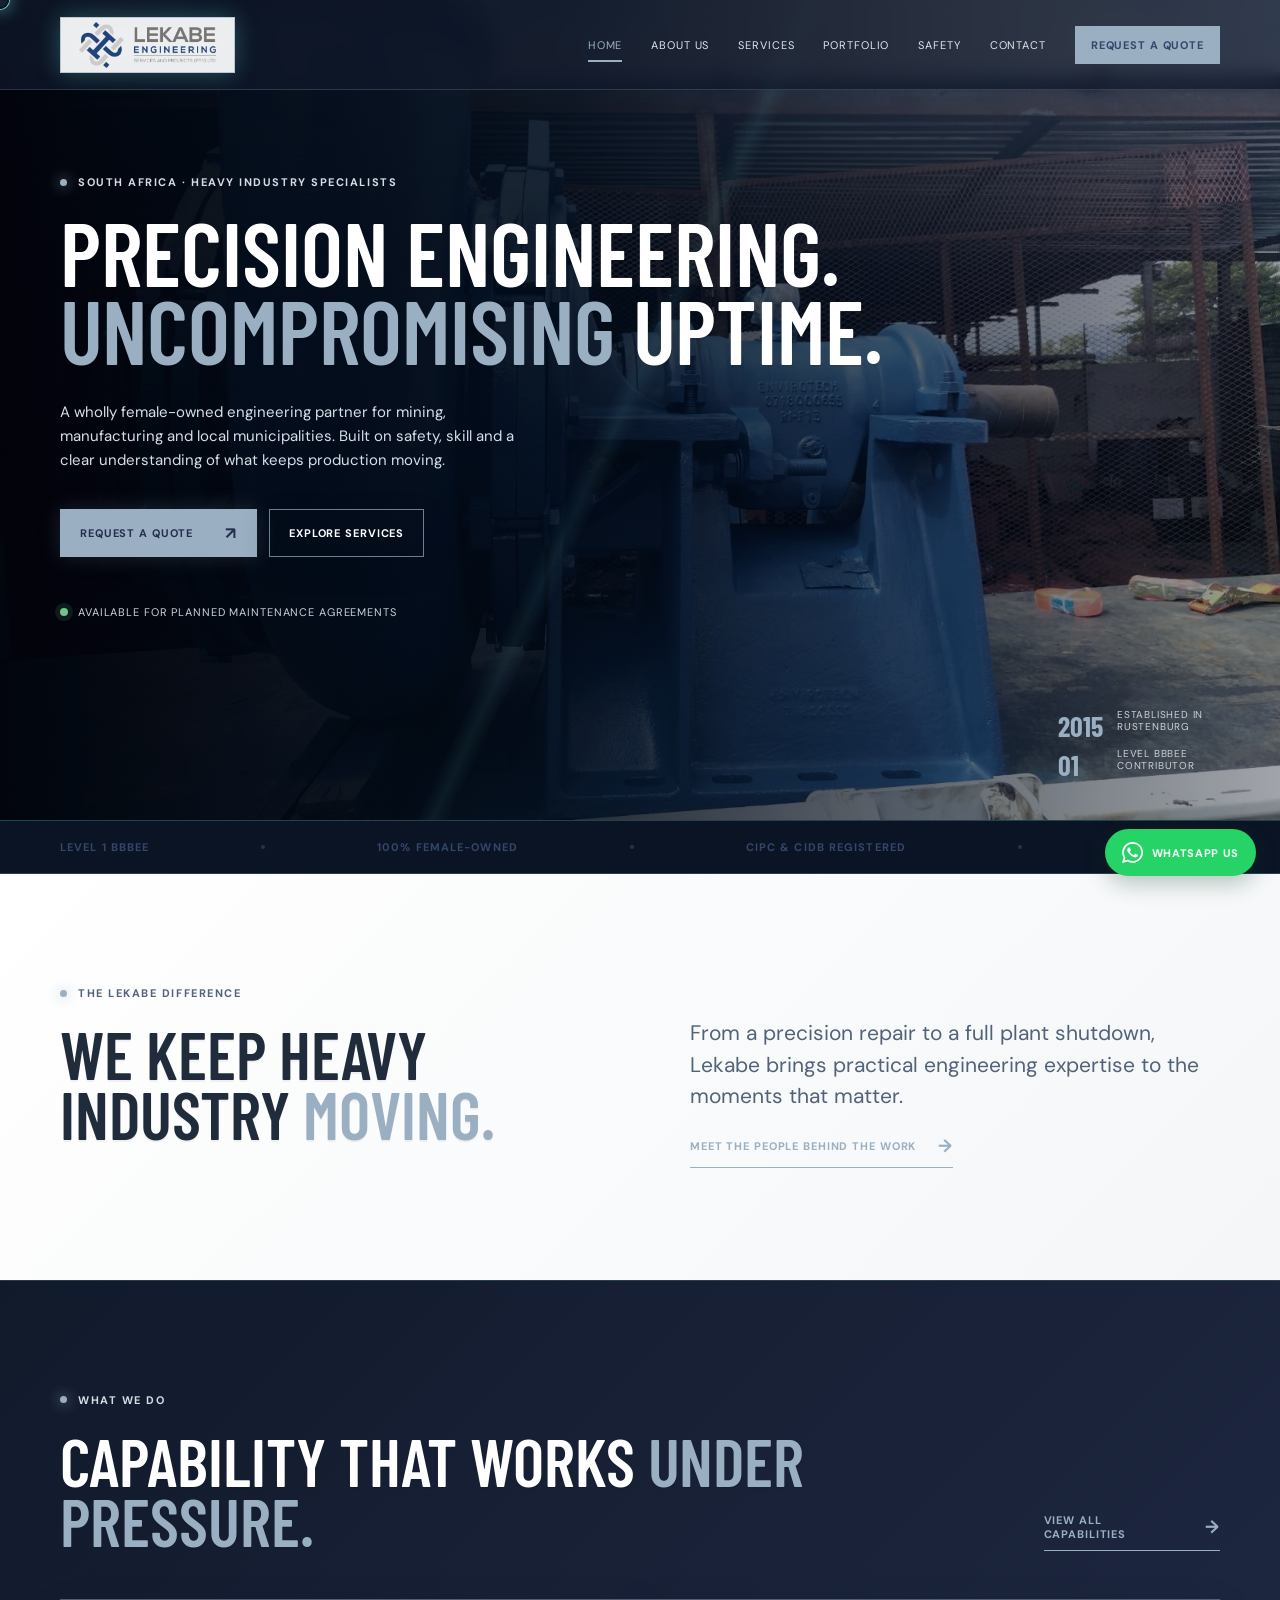
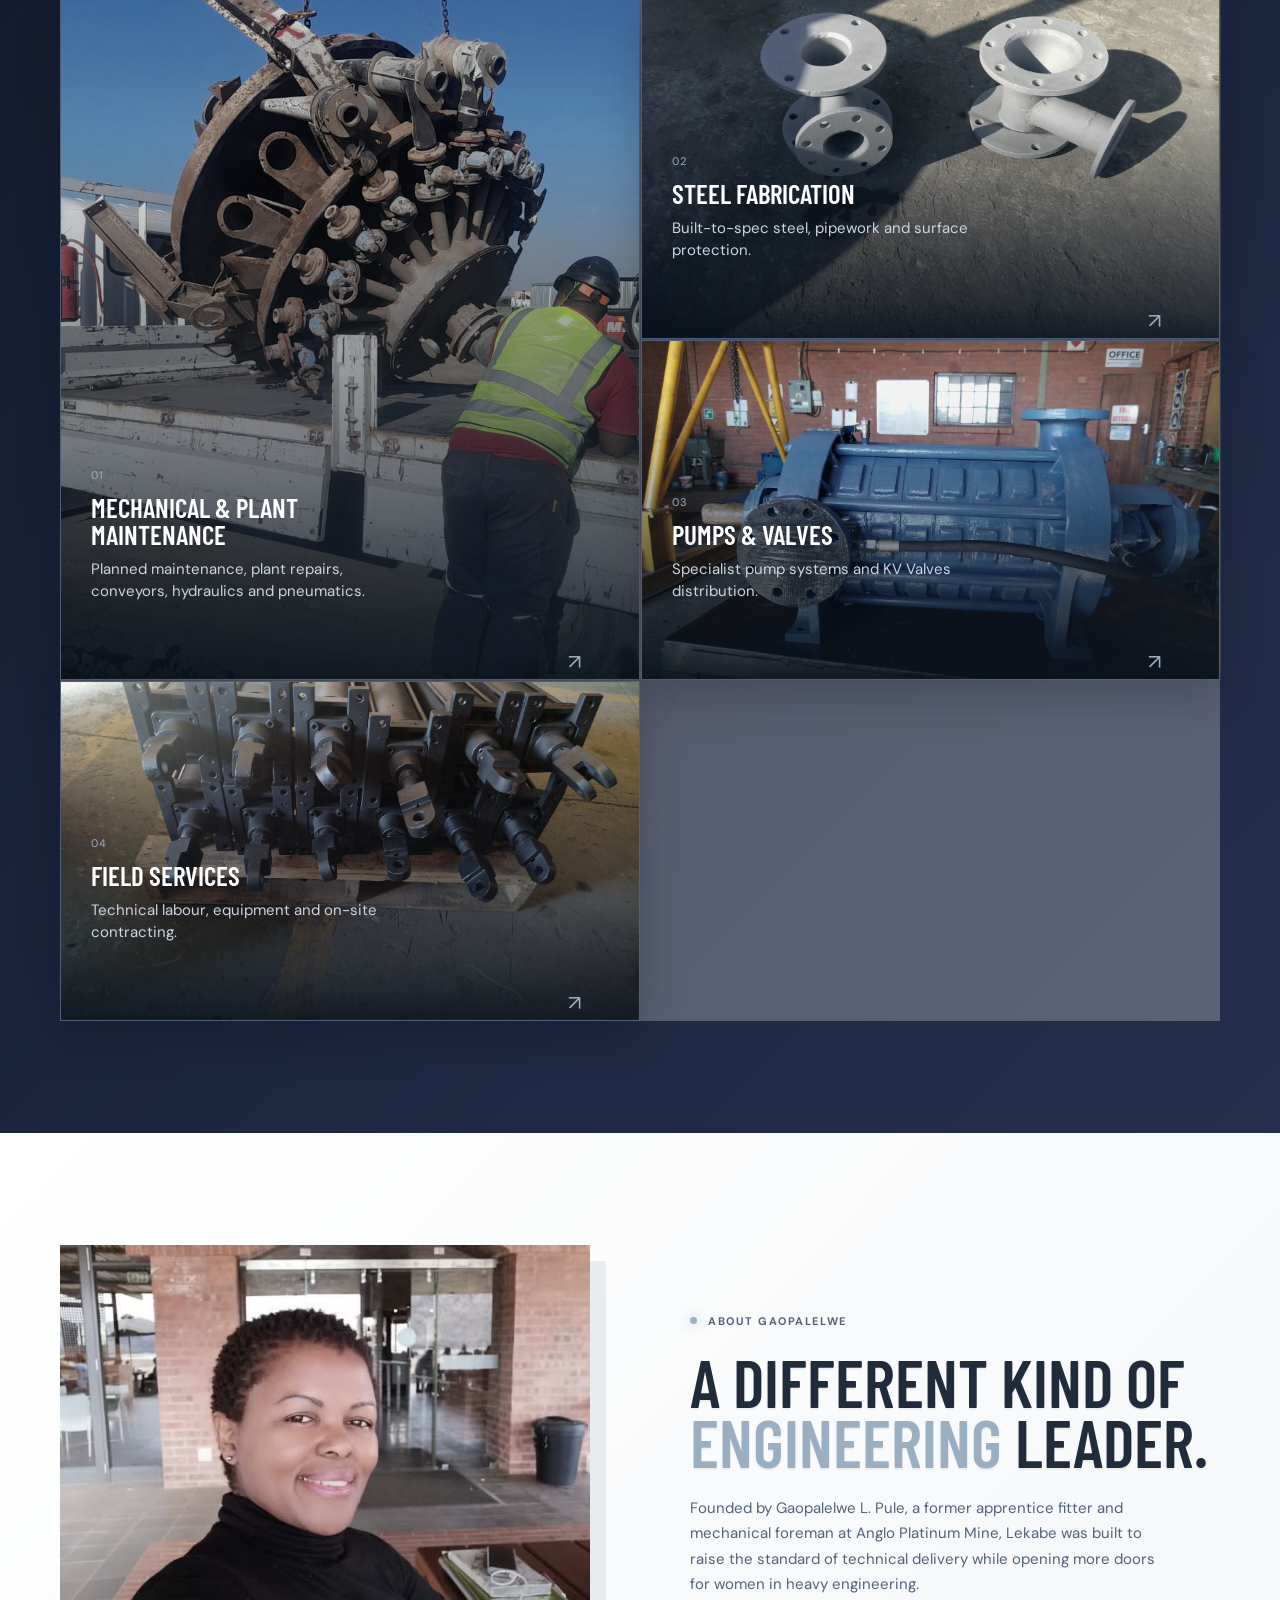
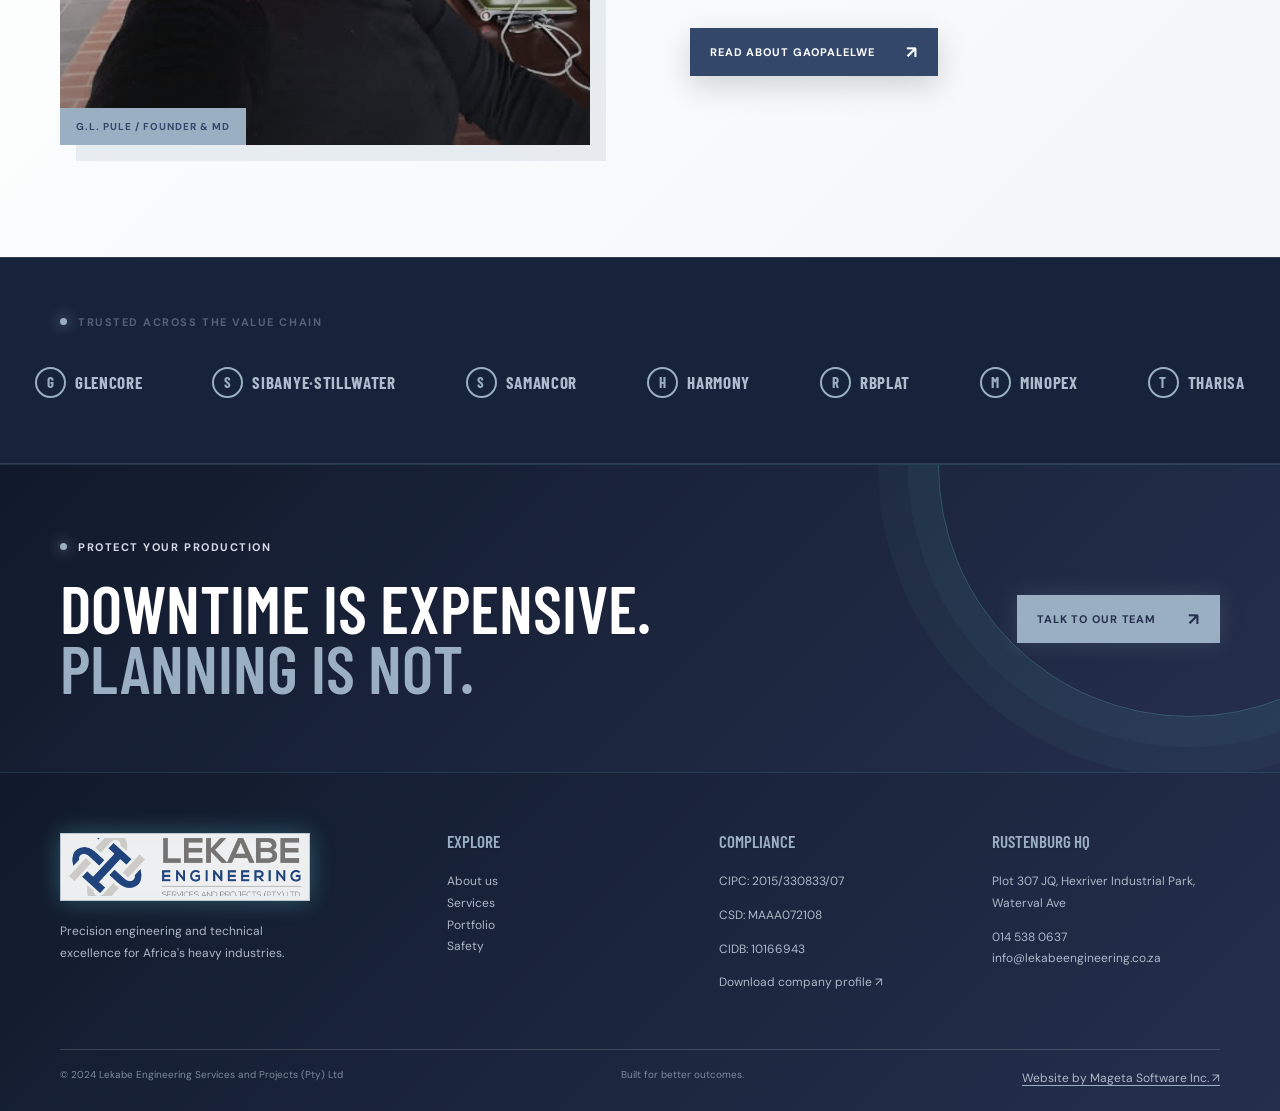
<file: index.html>
<!doctype html>
<html lang="en">
<head>
  <meta charset="UTF-8" />
  <meta name="viewport" content="width=device-width, initial-scale=1.0" />
  <title>Lekabe Engineering | Precision for heavy industry</title>
  <meta name="description" content="Lekabe Engineering Services and Projects provides precision plant maintenance, fabrication, pump services and industrial solutions across South Africa." />
  <link rel="icon" type="image/png" href="assets/Lekabe Logo (2).png" />
  <meta property="og:title" content="Lekabe Engineering | Precision for heavy industry" />
  <meta property="og:description" content="Precision plant maintenance, fabrication, pump services and industrial solutions across South Africa." />
  <meta property="og:image" content="assets/Lekabe Logo (2).png" />
  <meta property="og:type" content="website" />
  <script type="application/ld+json">
    {
      "@context": "https://schema.org",
      "@type": "Organization",
      "name": "Lekabe Engineering Services and Projects (Pty) Ltd",
      "logo": "assets/Lekabe Logo (2).png",
      "foundingDate": "2015",
      "description": "Precision plant maintenance, fabrication, pump services and industrial solutions across South Africa."
    }
  </script>
  <link rel="preconnect" href="https://fonts.googleapis.com">
  <link rel="preconnect" href="https://fonts.gstatic.com" crossorigin>
  <link href="https://fonts.googleapis.com/css2?family=Barlow+Condensed:wght@500;600;700&family=DM+Sans:wght@400;500;600;700&display=swap" rel="stylesheet">
  <link rel="stylesheet" href="styles.css" />
</head>
<body>
  <div data-site-header></div>
  <main>
    <section class="hero home-hero">
      <div class="hero-image" role="img" aria-label="Centrifugal water pump equipment"></div>
      <div class="container hero-content reveal">
        <p class="eyebrow"><span></span> South Africa · Heavy industry specialists</p>
        <h1>Precision engineering.<br><em>Uncompromising</em> uptime.</h1>
        <p class="hero-copy">A wholly female-owned engineering partner for mining, manufacturing and local municipalities. Built on safety, skill and a clear understanding of what keeps production moving.</p>
        <div class="button-row"><a class="button button-gold" href="contact.html#rfq">Request a quote <span>↗</span></a><a class="button button-outline" href="services.html">Explore services</a></div>
        <div class="hero-note"><span class="signal-dot"></span> Available for planned maintenance agreements</div>
      </div>
      <div class="hero-stats"><strong class="count-up" data-count="2015" aria-label="Established in 2015">0</strong><span>Established in<br>Rustenburg</span><strong>01</strong><span>Level BBBEE<br>contributor</span></div>
    </section>
    <section class="trust-strip"><div class="container trust-items"><span>Level 1 BBBEE</span><i></i><span>100% Female-Owned</span><i></i><span>CIPC & CIDB Registered</span><i></i><span>CSD Verified</span></div></section>
    <section class="section section-light intro-section"><div class="container intro-grid"><div><p class="eyebrow dark"><span></span> The Lekabe difference</p><h2>We keep heavy industry <em>moving.</em></h2></div><div><p class="lead">From a precision repair to a full plant shutdown, Lekabe brings practical engineering expertise to the moments that matter.</p><a class="text-link" href="about.html">Meet the people behind the work <span>→</span></a></div></div></section>
    <section class="section service-preview"><div class="container"><div class="section-head"><div><p class="eyebrow"><span></span> What we do</p><h2>Capability that works <em>under pressure.</em></h2></div><a class="text-link light-link" href="services.html">View all capabilities <span>→</span></a></div><div class="service-grid"><a class="service-card service-card-main" href="services.html"><img class="service-card-image" src="assets/refreshment and repairs of the Cluster cyclone offside.jpeg" alt="Plant maintenance and cyclone repair work"><span class="card-number">01</span><div><h3>Mechanical & Plant Maintenance</h3><p>Planned maintenance, plant repairs, conveyors, hydraulics and pneumatics.</p></div><span class="card-arrow">↗</span></a><a class="service-card" href="services.html"><img class="service-card-image" src="assets/sandblasting 2.jpeg" alt="Industrial sandblasting and steel surface preparation"><span class="card-number">02</span><div><h3>Steel Fabrication</h3><p>Built-to-spec steel, pipework and surface protection.</p></div><span class="card-arrow">↗</span></a><a class="service-card" href="services.html"><img class="service-card-image" src="assets/Horizontal multistage Centrifugal pump.jpeg" alt="Horizontal multistage centrifugal pump equipment"><span class="card-number">03</span><div><h3>Pumps & Valves</h3><p>Specialist pump systems and KV Valves distribution.</p></div><span class="card-arrow">↗</span></a><a class="service-card" href="services.html"><img class="service-card-image" src="assets/WhatsApp Image 2026-08-28 at 10.52.46 PM.jpeg" alt="Lekabe Engineering field service work"><span class="card-number">04</span><div><h3>Field Services</h3><p>Technical labour, equipment and on-site contracting.</p></div><span class="card-arrow">↗</span></a></div></div></section>
    <section class="section founder-section"><div class="container founder-grid"><div class="founder-photo"><img src="assets/The director.jpg" alt="Engineer reviewing industrial plans" /><span class="photo-label">G.L. PULE / FOUNDER & MD</span></div><div class="founder-copy"><p class="eyebrow dark"><span></span> About Gaopalelwe</p><h2>A different kind of <em>engineering</em> leader.</h2><p>Founded by Gaopalelwe L. Pule, a former apprentice fitter and mechanical foreman at Anglo Platinum Mine, Lekabe was built to raise the standard of technical delivery while opening more doors for women in heavy engineering.</p><a class="button button-navy" href="about.html">Read About Gaopalelwe <span>↗</span></a></div></div></section>
    <section class="client-band"><div class="container"><p class="eyebrow"><span></span> Trusted across the value chain</p></div><div class="logo-marquee" aria-label="Lekabe clients and partners"><div class="logo-track"><div class="logo-row"><span class="logo-lockup"><b>G</b><strong>GLENCORE</strong></span><span class="logo-lockup"><b>S</b><strong>SIBANYE<span>·</span>STILLWATER</strong></span><span class="logo-lockup"><b>S</b><strong>SAMANCOR</strong></span><span class="logo-lockup"><b>H</b><strong>HARMONY</strong></span><span class="logo-lockup"><b>R</b><strong>RBPLAT</strong></span><span class="logo-lockup"><b>M</b><strong>MINOPEX</strong></span><span class="logo-lockup"><b>T</b><strong>THARISA</strong></span><span class="logo-lockup"><b>C</b><strong>CHROMTECH</strong></span><span class="logo-lockup"><b>L</b><strong>LAFARGE</strong></span><span class="logo-lockup"><b>O</b><strong>ORBIT TVET COLLEGE</strong></span></div><div class="logo-row" aria-hidden="true"><span class="logo-lockup"><b>G</b><strong>GLENCORE</strong></span><span class="logo-lockup"><b>S</b><strong>SIBANYE<span>·</span>STILLWATER</strong></span><span class="logo-lockup"><b>S</b><strong>SAMANCOR</strong></span><span class="logo-lockup"><b>H</b><strong>HARMONY</strong></span><span class="logo-lockup"><b>R</b><strong>RBPLAT</strong></span><span class="logo-lockup"><b>M</b><strong>MINOPEX</strong></span><span class="logo-lockup"><b>T</b><strong>THARISA</strong></span><span class="logo-lockup"><b>C</b><strong>CHROMTECH</strong></span><span class="logo-lockup"><b>L</b><strong>LAFARGE</strong></span><span class="logo-lockup"><b>O</b><strong>ORBIT TVET COLLEGE</strong></span></div></div></div></section>
    <section class="cta-band"><div class="container cta-inner"><div><p class="eyebrow"><span></span> Protect your production</p><h2>Downtime is expensive.<br><em>Planning is not.</em></h2></div><a class="button button-gold" href="contact.html#rfq">Talk to our team <span>↗</span></a></div></section>
  </main>
  <div data-site-footer></div>
  <script src="script.js"></script>
</body>
</html>
</file>
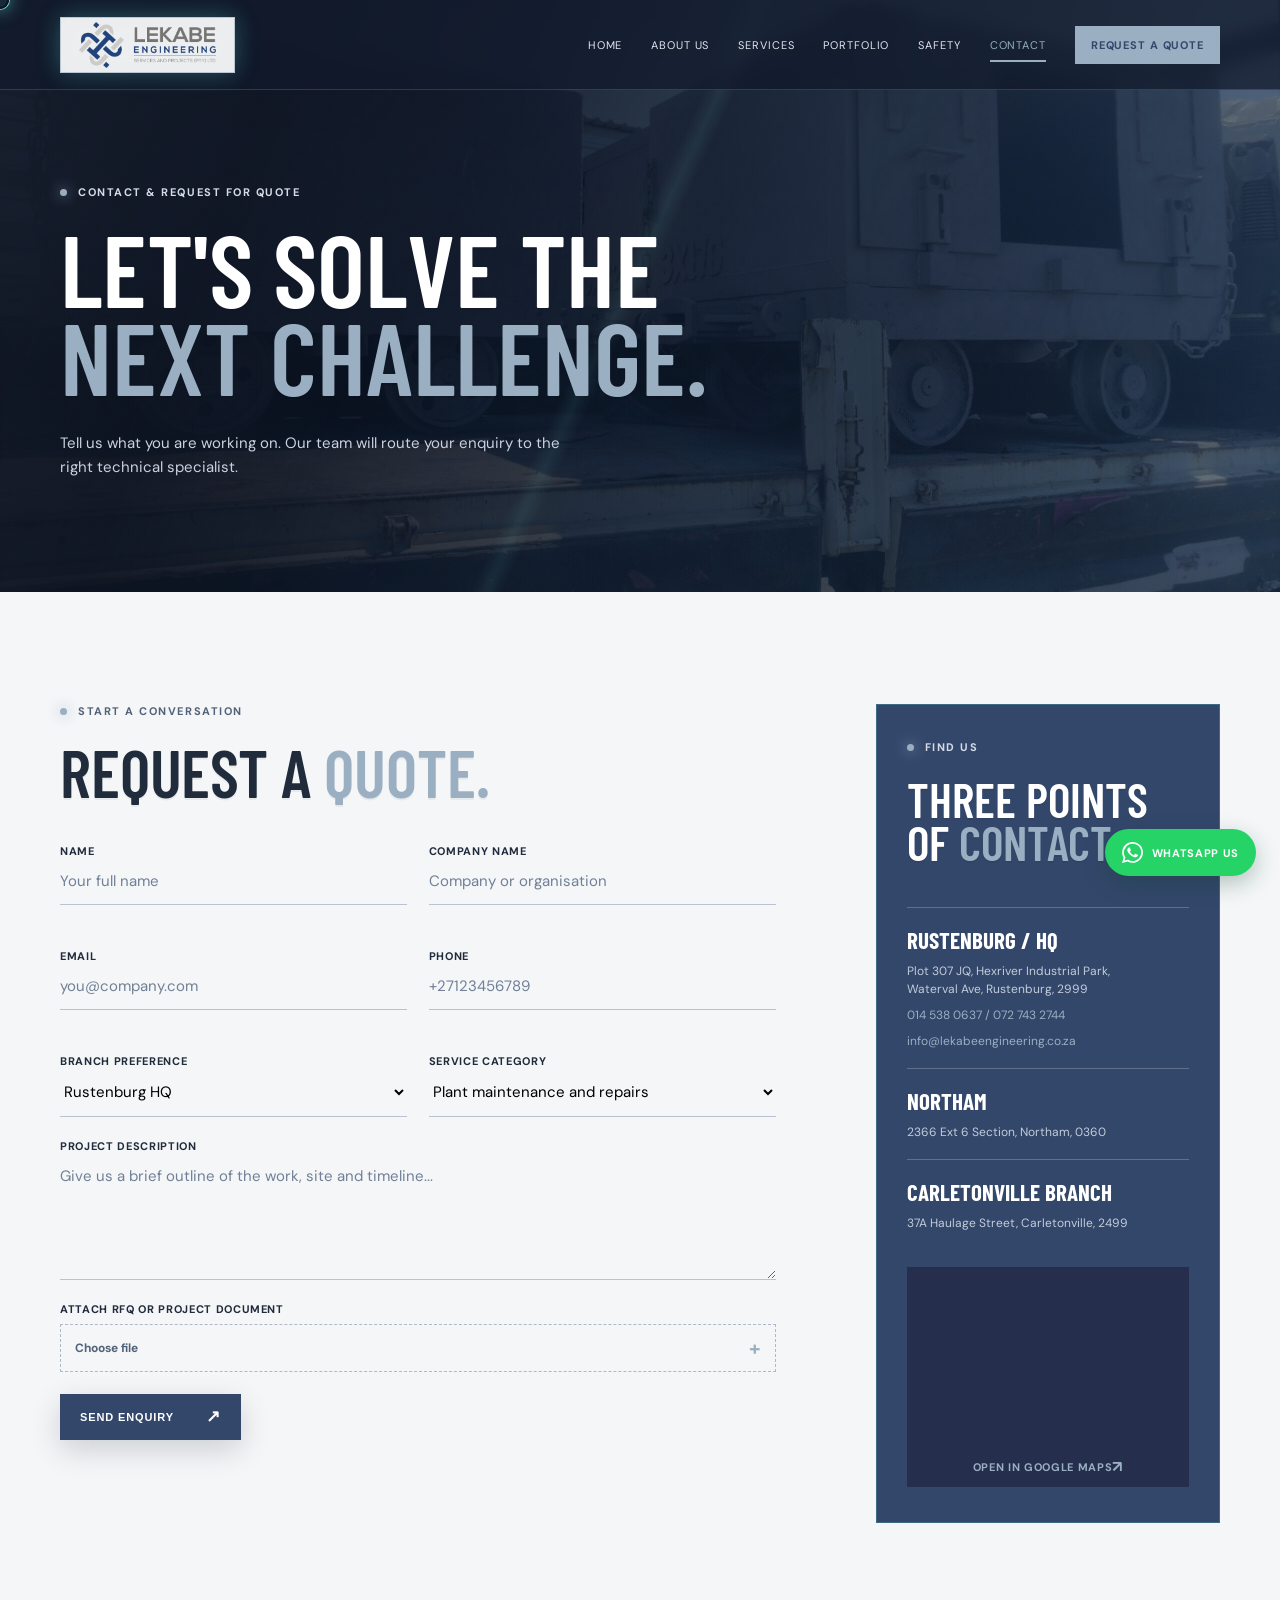
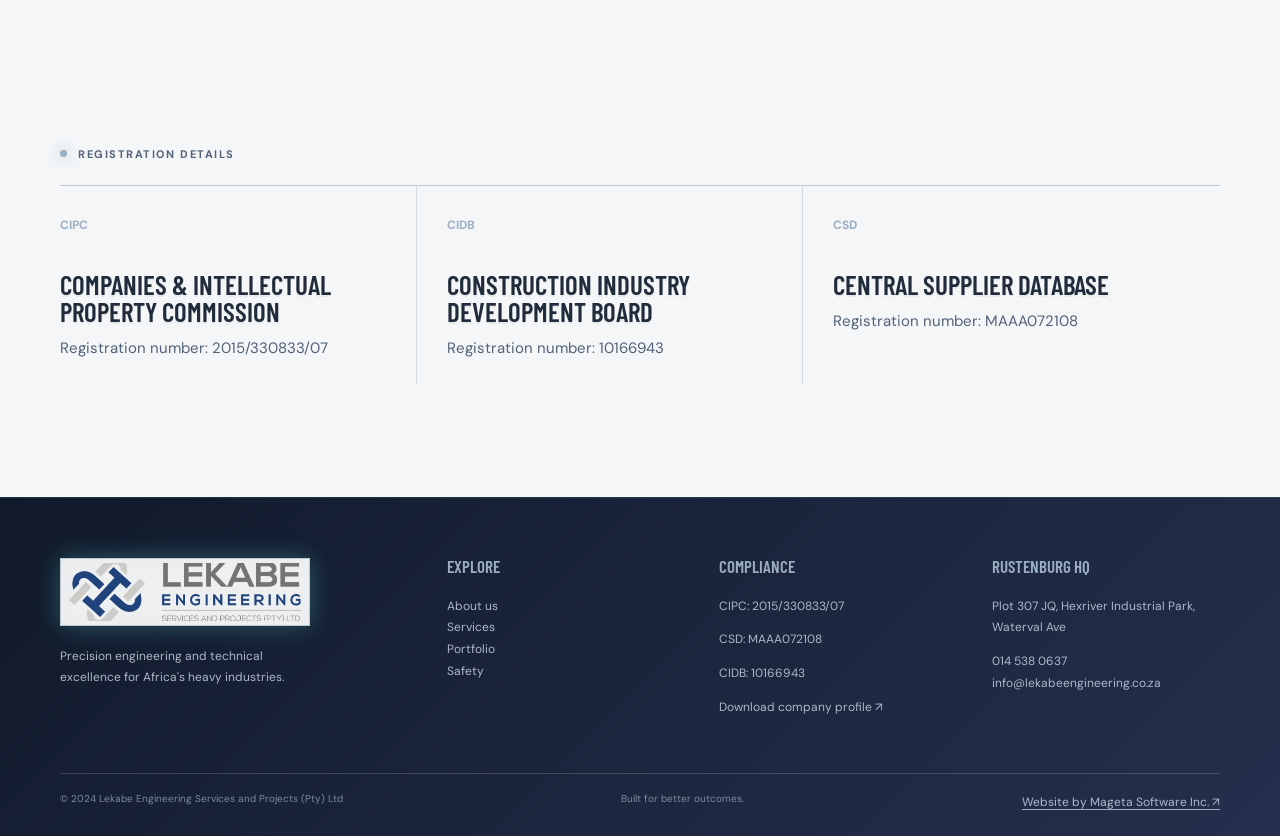
<file: contact.html>
<!doctype html>
<html lang="en">
<head>
<meta charset="UTF-8">
<meta name="viewport" content="width=device-width,initial-scale=1.0">
<title>Contact & Request a Quote | Lekabe Engineering</title>
<link rel="preconnect" href="https://fonts.googleapis.com">
<link rel="preconnect" href="https://fonts.gstatic.com" crossorigin>
<link href="https://fonts.googleapis.com/css2?family=Barlow+Condensed:wght@500;600;700&family=DM+Sans:wght@400;500;600;700&display=swap" rel="stylesheet">
<link rel="stylesheet" href="styles.css">
</head>
<body>
<div data-site-header>
</div>
<main>
<section class="page-hero contact-hero">
<div class="container">
<p class="eyebrow">
<span>
</span> Contact & request for quote</p>
<h1>Let's solve the<br>
<em>next challenge.</em>
</h1>
<p>Tell us what you are working on. Our team will route your enquiry to the right technical specialist.</p>
</div>
</section>
<section class="section section-light" id="rfq">
<div class="container contact-grid">
<form class="rfq-form">
<div class="form-heading">
<p class="eyebrow dark">
<span>
</span> Start a conversation</p>
<h2>Request a <em>quote.</em>
</h2>
</div>
<div class="field-grid">
<label>Name<input required type="text" placeholder="Your full name">
</label>
<label>Company name<input required type="text" placeholder="Company or organisation">
</label>
<label>Email<input required type="email" placeholder="you@company.com" pattern="[A-Za-z0-9._%+-]+@[A-Za-z0-9.-]+\.com" title="Enter a valid email address ending in .com">
</label>
<label>Phone<input required type="tel" inputmode="tel" maxlength="12" placeholder="+27123456789" pattern="(?:0[0-9]{9}|\+27[0-9]{9})" title="Enter a South African number: 10 digits starting with 0 or +27 followed by 9 digits">
</label>
<label>Branch preference<select>
<option>Rustenburg HQ</option>
<option>Northam Branch</option>
<option>Carletonville Branch</option>
</select>
</label>
<label>Service category<select>
<option>Plant maintenance and repairs</option>
<option>Pump, valve and winch services</option>
<option>Fabrication and surface protection</option>
<option>Field services</option>
<option>Supply and contracting</option>
</select>
</label>
</div>
<label>Project description<textarea required rows="5" placeholder="Give us a brief outline of the work, site and timeline...">
</textarea>
</label>
<label class="file-field">Attach RFQ or project document<input type="file">
<span>Choose file <b>+</b>
</span>
</label>
<button class="button button-navy" type="submit">Send enquiry <span>↗</span>
</button>
<p class="form-message">
</p>
</form>
<aside class="branch-panel">
<p class="eyebrow">
<span>
</span> Find us</p>
<h2>Three points<br>of <em>contact.</em>
</h2>
<div class="branch">
<b>Rustenburg / HQ</b>
<p>Plot 307 JQ, Hexriver Industrial Park,<br>Waterval Ave, Rustenburg, 2999</p>
<a href="tel:0145380637">014 538 0637 / 072 743 2744</a>
<a href="mailto:info@lekabeengineering.co.za">info@lekabeengineering.co.za</a>
</div>
<div class="branch">
<b>Northam</b>
<p>2366 Ext 6 Section, Northam, 0360</p>
</div>
<div class="branch">
<b>Carletonville Branch</b>
<p>37A Haulage Street, Carletonville, 2499</p>
</div>
<div class="map-placeholder">
<iframe title="Lekabe Engineering Services and Projects location" src="https://www.google.com/maps?q=-25.664453,27.281216&amp;output=embed" loading="lazy" referrerpolicy="no-referrer-when-downgrade"></iframe>
<a class="map-link" href="https://maps.app.goo.gl/adEYWhMMAA8gJ9pD7" target="_blank" rel="noopener">Open in Google Maps <span>↗</span></a>
</div>
</aside>
</div>
</section>
<section class="section section-light profile-facts">
<div class="container">
<p class="eyebrow dark">
<span>
</span> Registration details</p>
<div class="values-grid">
<article>
<b>CIPC</b>
<h3>Companies & Intellectual Property Commission</h3>
<p>Registration number: 2015/330833/07</p>
</article>
<article>
<b>CIDB</b>
<h3>Construction Industry Development Board</h3>
<p>Registration number: 10166943</p>
</article>
<article>
<b>CSD</b>
<h3>Central Supplier Database</h3>
<p>Registration number: MAAA072108</p>
</article>
</div>
</div>
</section>
</main>
<div data-site-footer>
</div>
<script src="script.js">
</script>
</body>
</html>
</file>
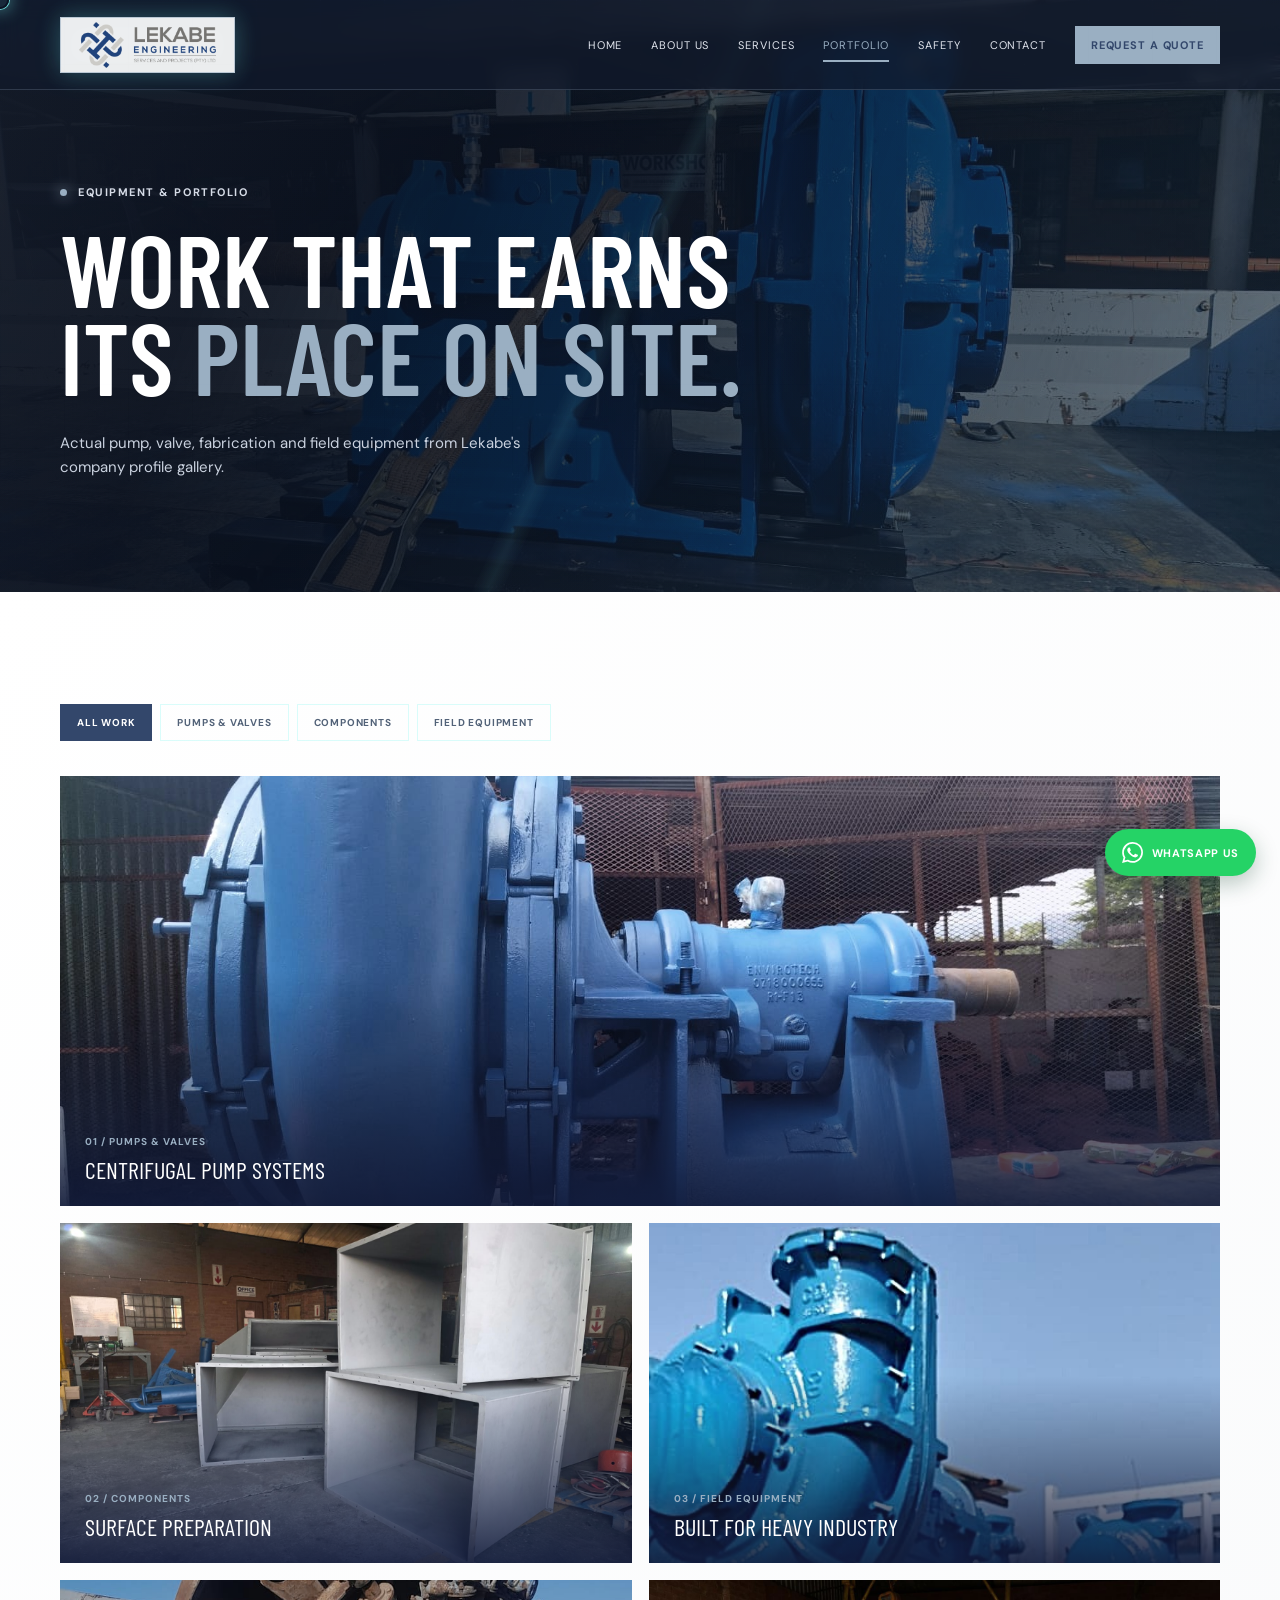
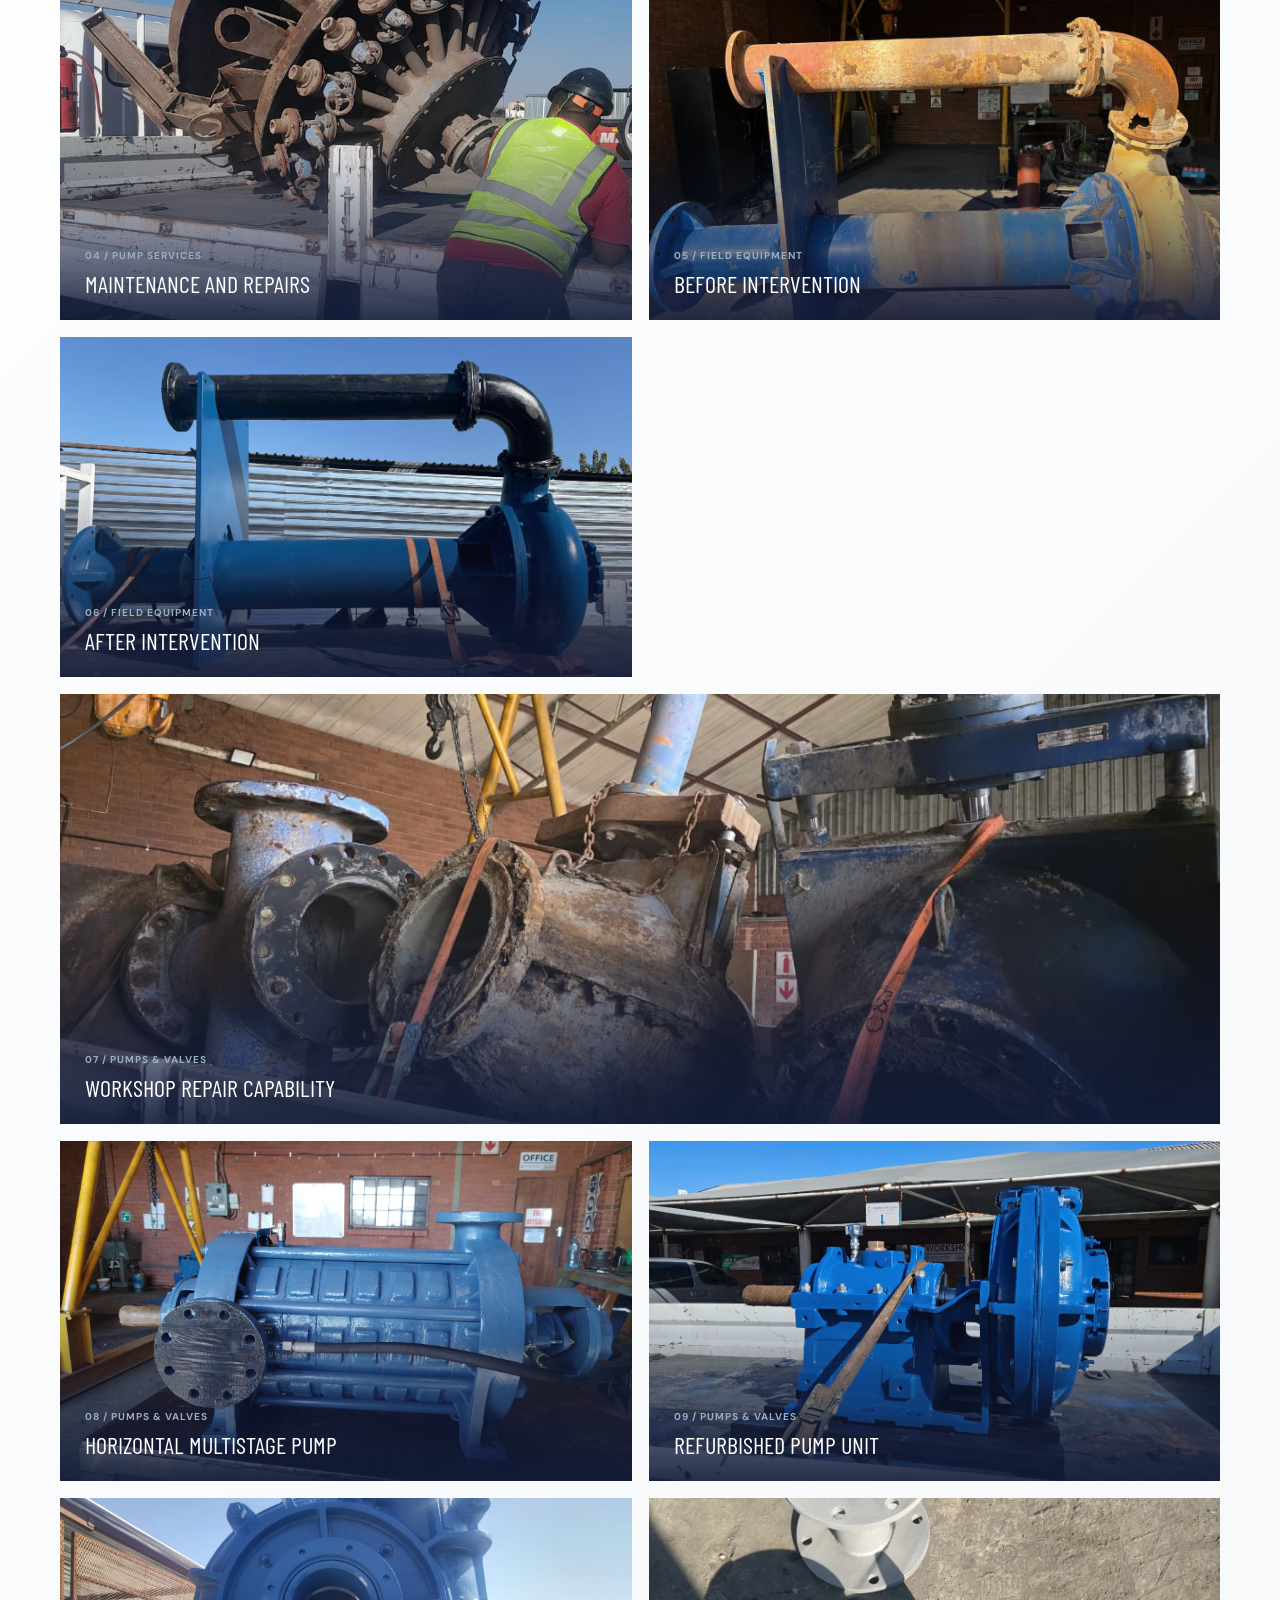
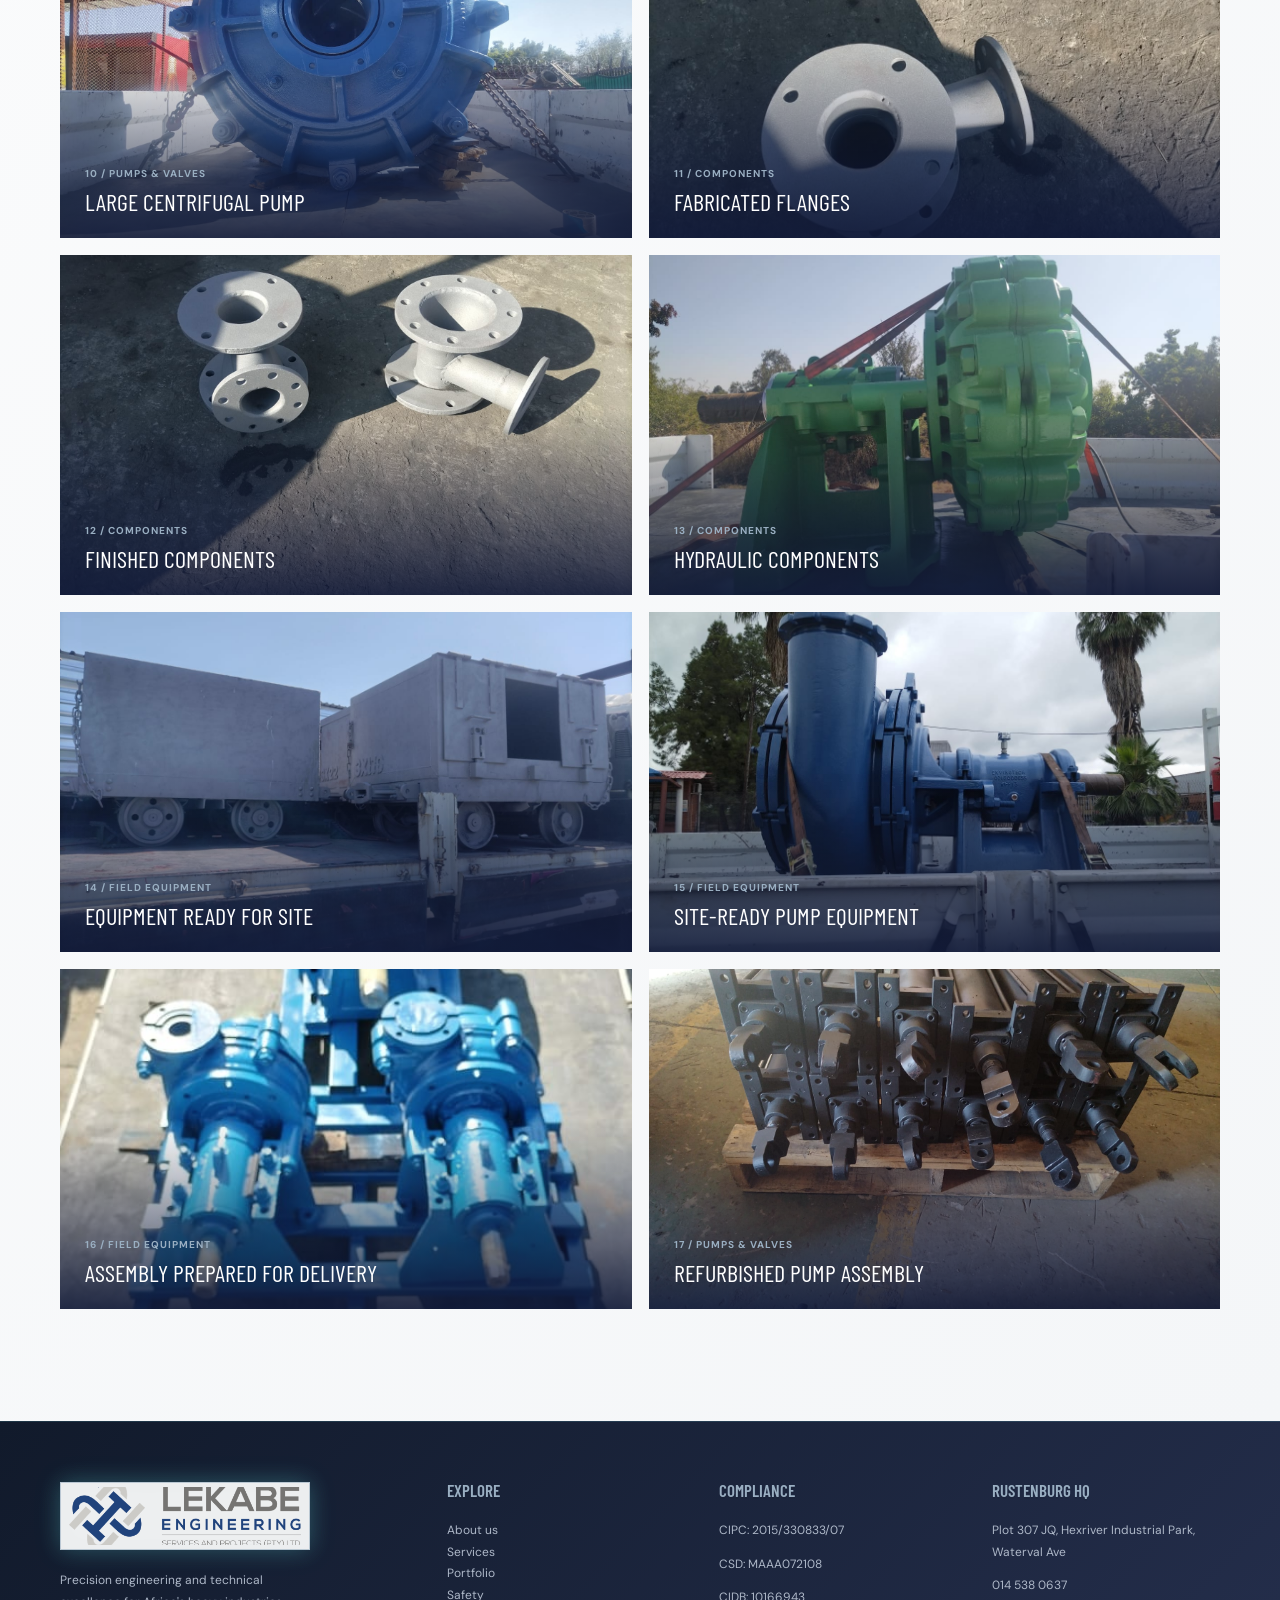
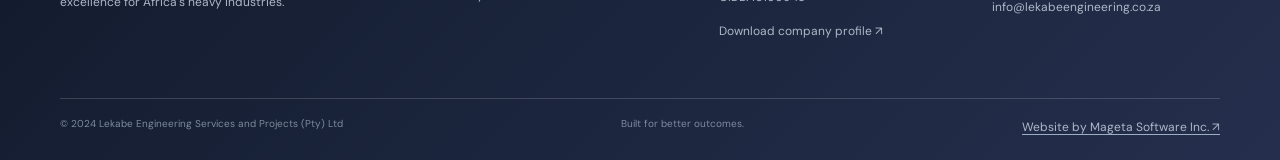
<file: portfolio.html>
<!doctype html>
<html lang="en"><head><meta charset="UTF-8"><meta name="viewport" content="width=device-width,initial-scale=1.0"><title>Portfolio | Lekabe Engineering</title><link rel="preconnect" href="https://fonts.googleapis.com"><link rel="preconnect" href="https://fonts.gstatic.com" crossorigin><link href="https://fonts.googleapis.com/css2?family=Barlow+Condensed:wght@500;600;700&family=DM+Sans:wght@400;500;600;700&display=swap" rel="stylesheet"><link rel="stylesheet" href="styles.css"></head>
<body><div data-site-header></div><main><section class="page-hero"><div class="container"><p class="eyebrow"><span></span> Equipment & portfolio</p><h1>Work that earns<br>its <em>place on site.</em></h1><p>Actual pump, valve, fabrication and field equipment from Lekabe's company profile gallery.</p></div></section><section class="section section-light portfolio-section"><div class="container"><div class="filter-row"><button class="filter active" data-filter="all">All work</button><button class="filter" data-filter="pumps">Pumps & valves</button><button class="filter" data-filter="fabrication">Components</button><button class="filter" data-filter="site">Field equipment</button></div><div class="gallery"><figure class="gallery-item wide" data-category="pumps"><img src="assets/centrifugal water pump.jpeg" alt="Lekabe centrifugal water pump"><figcaption><span>01 / PUMPS & VALVES</span><strong>Centrifugal pump systems</strong></figcaption></figure><figure class="gallery-item" data-category="fabrication"><img src="assets/sandblasting.jpeg" alt="Lekabe sandblasting and surface preparation"><figcaption><span>02 / COMPONENTS</span><strong>Surface preparation</strong></figcaption></figure><figure class="gallery-item" data-category="site"><img src="assets/90.jpeg" alt="Lekabe industrial field equipment"><figcaption><span>03 / FIELD EQUIPMENT</span><strong>Built for heavy industry</strong></figcaption></figure><figure class="gallery-item" data-category="pumps"><img src="assets/refreshment and repairs of the Cluster cyclone offside.jpeg" alt="Lekabe cyclone repair project"><figcaption><span>04 / PUMP SERVICES</span><strong>Maintenance and repairs</strong></figcaption></figure><figure class="gallery-item" data-category="site"><img src="assets/pump before.jpeg" alt="Pump before Lekabe repair"><figcaption><span>05 / FIELD EQUIPMENT</span><strong>Before intervention</strong></figcaption></figure><figure class="gallery-item" data-category="site"><img src="assets/pump after.jpeg" alt="Pump after Lekabe repair"><figcaption><span>06 / FIELD EQUIPMENT</span><strong>After intervention</strong></figcaption></figure><figure class="gallery-item wide" data-category="pumps"><img src="assets/44.jpeg" alt="Lekabe pump and valve repair workshop"><figcaption><span>07 / PUMPS & VALVES</span><strong>Workshop repair capability</strong></figcaption></figure><figure class="gallery-item" data-category="pumps"><img src="assets/Horizontal multistage Centrifugal pump.jpeg" alt="Lekabe horizontal multistage centrifugal pump"><figcaption><span>08 / PUMPS & VALVES</span><strong>Horizontal multistage pump</strong></figcaption></figure><figure class="gallery-item" data-category="pumps"><img src="assets/56.jpeg" alt="Lekabe refurbished blue pump"><figcaption><span>09 / PUMPS & VALVES</span><strong>Refurbished pump unit</strong></figcaption></figure><figure class="gallery-item" data-category="pumps"><img src="assets/WhatsApp Image 2026-08-28 at 10.52.49 PM.jpeg" alt="Lekabe large centrifugal pump"><figcaption><span>10 / PUMPS & VALVES</span><strong>Large centrifugal pump</strong></figcaption></figure><figure class="gallery-item" data-category="fabrication"><img src="assets/33.jpeg" alt="Lekabe fabricated pipe flanges"><figcaption><span>11 / COMPONENTS</span><strong>Fabricated flanges</strong></figcaption></figure><figure class="gallery-item" data-category="fabrication"><img src="assets/sandblasting 2.jpeg" alt="Lekabe finished fabricated components"><figcaption><span>12 / COMPONENTS</span><strong>Finished components</strong></figcaption></figure><figure class="gallery-item" data-category="fabrication"><img src="assets/WhatsApp Image 2026-08-28 at 10.52.47 PM.jpeg" alt="Lekabe hydraulic components"><figcaption><span>13 / COMPONENTS</span><strong>Hydraulic components</strong></figcaption></figure><figure class="gallery-item" data-category="site"><img src="assets/22.jpeg" alt="Lekabe equipment transported to site"><figcaption><span>14 / FIELD EQUIPMENT</span><strong>Equipment ready for site</strong></figcaption></figure><figure class="gallery-item" data-category="site"><img src="assets/23.jpeg" alt="Lekabe pump equipment on site"><figcaption><span>15 / FIELD EQUIPMENT</span><strong>Site-ready pump equipment</strong></figcaption></figure><figure class="gallery-item" data-category="site"><img src="assets/24.jpeg" alt="Lekabe pump assembly prepared for delivery"><figcaption><span>16 / FIELD EQUIPMENT</span><strong>Assembly prepared for delivery</strong></figcaption></figure><figure class="gallery-item" data-category="pumps"><img src="assets/WhatsApp Image 2026-08-28 at 10.52.46 PM.jpeg" alt="Lekabe green pump refurbishment"><figcaption><span>17 / PUMPS & VALVES</span><strong>Refurbished pump assembly</strong></figcaption></figure></div></div></section></main><div data-site-footer></div><script src="script.js"></script></body></html>
</file>
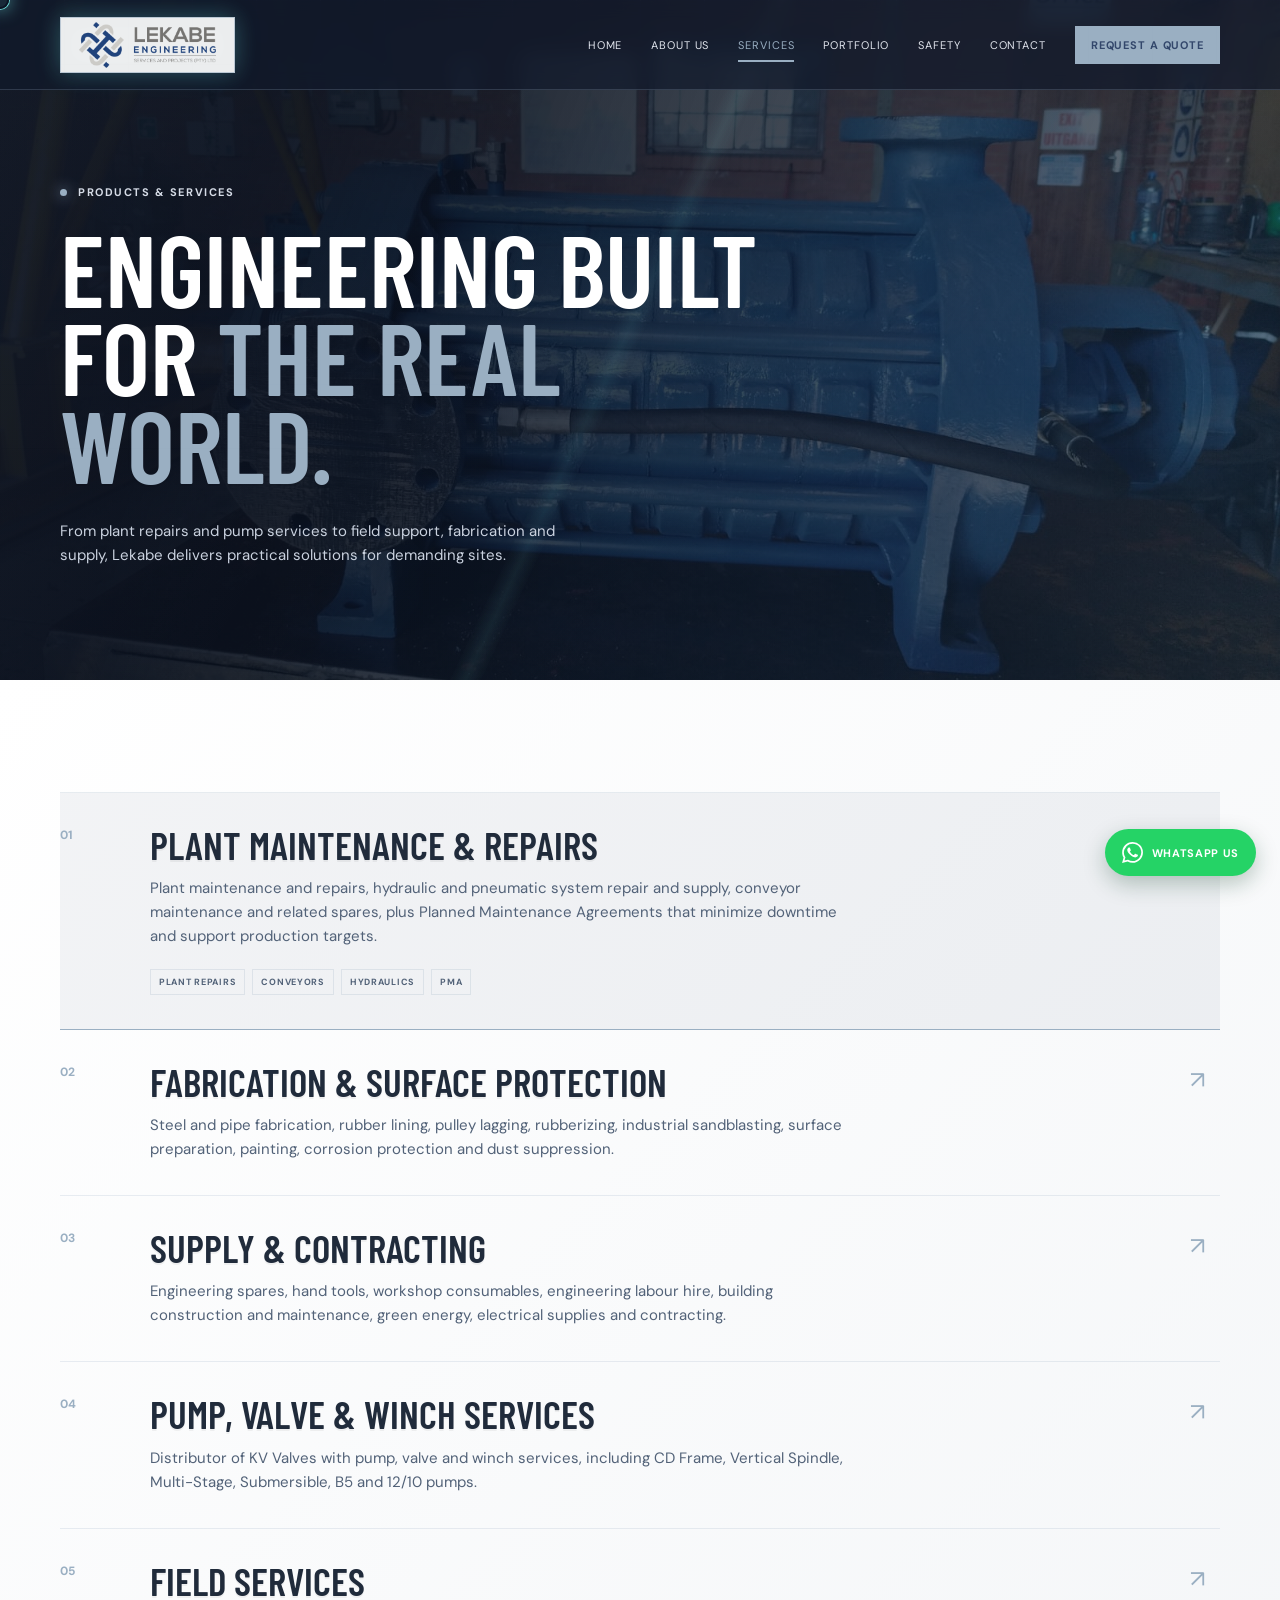
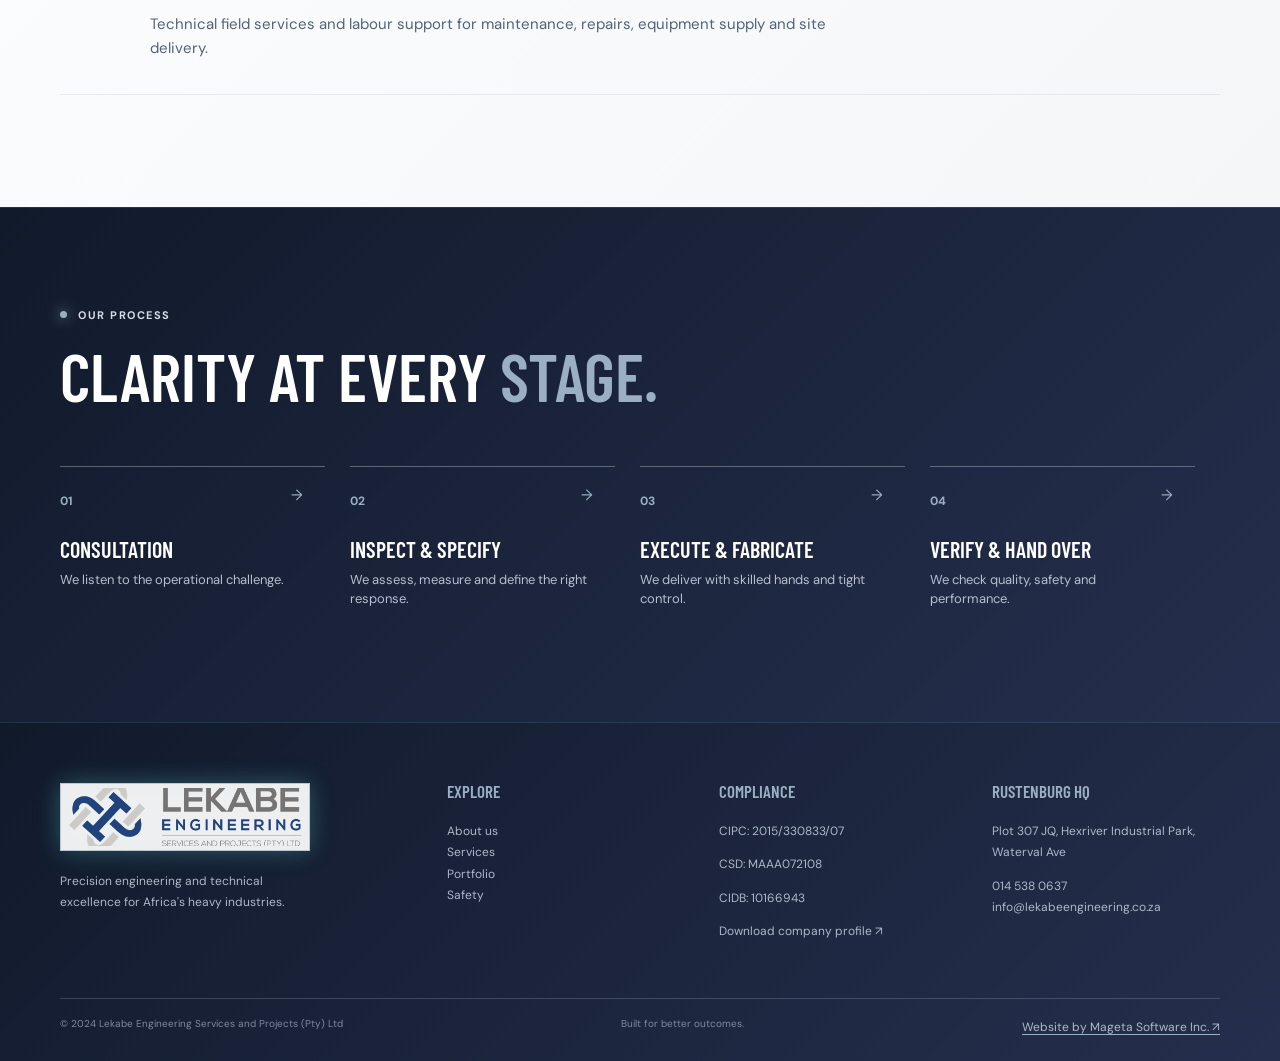
<file: services.html>
<!doctype html>
<html lang="en"><head><meta charset="UTF-8"><meta name="viewport" content="width=device-width,initial-scale=1.0"><title>Services & Capabilities | Lekabe Engineering</title><link rel="preconnect" href="https://fonts.googleapis.com"><link rel="preconnect" href="https://fonts.gstatic.com" crossorigin><link href="https://fonts.googleapis.com/css2?family=Barlow+Condensed:wght@500;600;700&family=DM+Sans:wght@400;500;600;700&display=swap" rel="stylesheet"><link rel="stylesheet" href="styles.css"></head>
<body><div data-site-header></div><main><section class="page-hero services-hero"><div class="container"><p class="eyebrow"><span></span> Products & services</p><h1>Engineering built<br>for <em>the real world.</em></h1><p>From plant repairs and pump services to field support, fabrication and supply, Lekabe delivers practical solutions for demanding sites.</p></div></section>
<section class="section section-light"><div class="container"><div class="capability-list"><article class="capability active"><span>01</span><div><h2>Plant maintenance & repairs</h2><p>Plant maintenance and repairs, hydraulic and pneumatic system repair and supply, conveyor maintenance and related spares, plus Planned Maintenance Agreements that minimize downtime and support production targets.</p><div class="tag-row"><b>PLANT REPAIRS</b><b>CONVEYORS</b><b>HYDRAULICS</b><b>PMA</b></div></div><i>↗</i></article><article class="capability"><span>02</span><div><h2>Fabrication & surface protection</h2><p>Steel and pipe fabrication, rubber lining, pulley lagging, rubberizing, industrial sandblasting, surface preparation, painting, corrosion protection and dust suppression.</p></div><i>↗</i></article><article class="capability"><span>03</span><div><h2>Supply & contracting</h2><p>Engineering spares, hand tools, workshop consumables, engineering labour hire, building construction and maintenance, green energy, electrical supplies and contracting.</p></div><i>↗</i></article><article class="capability"><span>04</span><div><h2>Pump, valve & winch services</h2><p>Distributor of KV Valves with pump, valve and winch services, including CD Frame, Vertical Spindle, Multi-Stage, Submersible, B5 and 12/10 pumps.</p></div><i>↗</i></article><article class="capability"><span>05</span><div><h2>Field services</h2><p>Technical field services and labour support for maintenance, repairs, equipment supply and site delivery.</p></div><i>↗</i></article></div></div></section>
<section class="process-band"><div class="container"><p class="eyebrow"><span></span> Our process</p><h2>Clarity at every <em>stage.</em></h2><div class="process-grid"><div><b>01</b><h3>Consultation</h3><p>We listen to the operational challenge.</p></div><div><b>02</b><h3>Inspect & specify</h3><p>We assess, measure and define the right response.</p></div><div><b>03</b><h3>Execute & fabricate</h3><p>We deliver with skilled hands and tight control.</p></div><div><b>04</b><h3>Verify & hand over</h3><p>We check quality, safety and performance.</p></div></div></div></section></main><div data-site-footer></div><script src="script.js"></script></body></html>
</file>
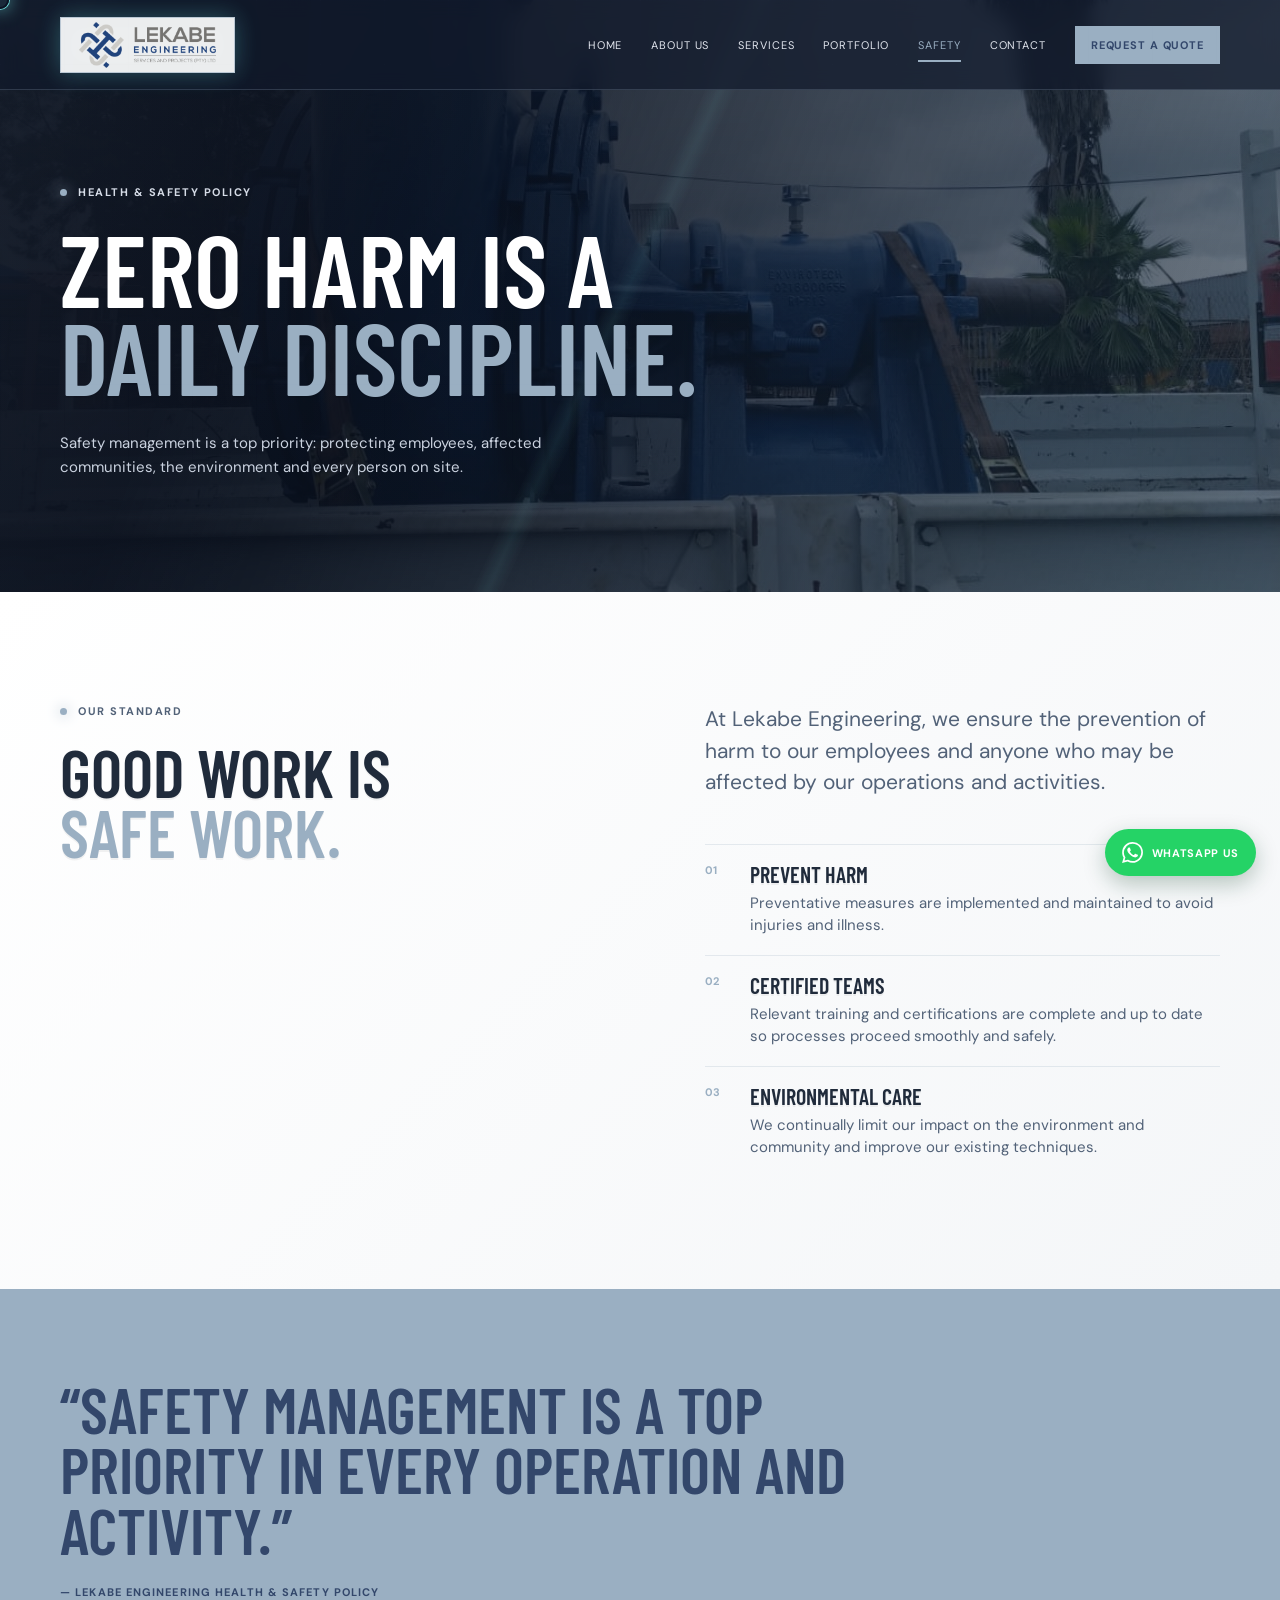
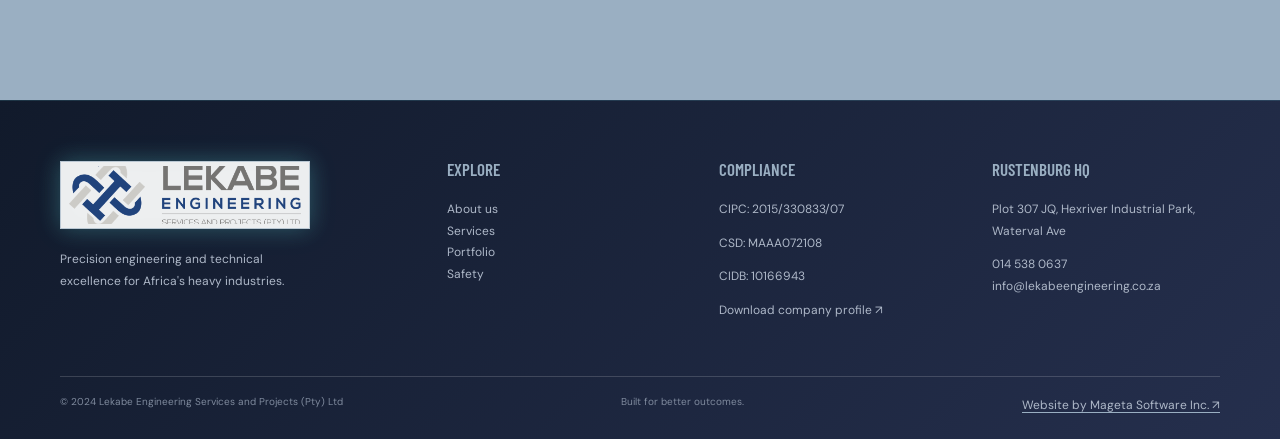
<file: sheq.html>
<!doctype html>
<html lang="en"><head><meta charset="UTF-8"><meta name="viewport" content="width=device-width,initial-scale=1.0"><title>SHEQ | Lekabe Engineering</title><link rel="preconnect" href="https://fonts.googleapis.com"><link rel="preconnect" href="https://fonts.gstatic.com" crossorigin><link href="https://fonts.googleapis.com/css2?family=Barlow+Condensed:wght@500;600;700&family=DM+Sans:wght@400;500;600;700&display=swap" rel="stylesheet"><link rel="stylesheet" href="styles.css"></head>
<body><div data-site-header></div><main><section class="page-hero sheq-hero"><div class="container"><p class="eyebrow"><span></span> Health & safety policy</p><h1>Zero harm is a<br><em>daily discipline.</em></h1><p>Safety management is a top priority: protecting employees, affected communities, the environment and every person on site.</p></div></section><section class="section section-light"><div class="container safety-grid"><div><p class="eyebrow dark"><span></span> Our standard</p><h2>Good work is<br><em>safe work.</em></h2></div><div><p class="lead">At Lekabe Engineering, we ensure the prevention of harm to our employees and anyone who may be affected by our operations and activities.</p><div class="safety-points"><article><b>01</b><h3>Prevent harm</h3><p>Preventative measures are implemented and maintained to avoid injuries and illness.</p></article><article><b>02</b><h3>Certified teams</h3><p>Relevant training and certifications are complete and up to date so processes proceed smoothly and safely.</p></article><article><b>03</b><h3>Environmental care</h3><p>We continually limit our impact on the environment and community and improve our existing techniques.</p></article></div></div></div></section><section class="quote-section"><div class="container"><blockquote>“Safety management is a top priority in every operation and activity.”</blockquote><p>— Lekabe Engineering Health & Safety Policy</p></div></section></main><div data-site-footer></div><script src="script.js"></script></body></html>
</file>
<file: styles.css>
:root{--navy:#1b264f;--navy-deep:#111a39;--slate:#4a5568;--gold:#e5a93c;--ink:#172033;--paper:#f8fafc;--line:#d9dee6;--white:#fff;--muted:#738092}*{box-sizing:border-box}html{scroll-behavior:smooth}body{margin:0;color:var(--ink);font-family:"DM Sans",sans-serif;background:var(--paper);font-size:15px}a{text-decoration:none;color:inherit}img{display:block;max-width:100%}.container{width:min(1160px,calc(100% - 96px));margin:auto}.section{padding:112px 0}.section-light{background:var(--paper)}h1,h2,h3,p{margin-top:0}h1,h2,h3{font-family:"Barlow Condensed",sans-serif;font-weight:600;letter-spacing:0}h1{font-size:clamp(62px,8vw,112px);line-height:.86;text-transform:uppercase;margin-bottom:32px}h2{font-size:clamp(46px,5.2vw,74px);line-height:.9;text-transform:uppercase;margin-bottom:24px}h3{font-size:27px;line-height:1;text-transform:uppercase}em{font-style:normal;color:var(--gold)}.eyebrow{font-size:11px;letter-spacing:.14em;text-transform:uppercase;font-weight:700;display:flex;align-items:center;gap:11px;color:#d6dce7;margin-bottom:24px}.eyebrow span{height:7px;width:7px;background:var(--gold);display:inline-block;border-radius:50%}.eyebrow.dark{color:var(--slate)}.lead{font-size:21px;line-height:1.5;color:var(--slate)}.button{display:inline-flex;align-items:center;gap:32px;padding:16px 19px;font-size:11px;font-weight:700;letter-spacing:.08em;text-transform:uppercase;transition:.25s ease}.button span{font-size:17px;line-height:0}.button-gold{background:var(--gold);color:var(--navy-deep)}.button-gold:hover{background:#f1c264;transform:translateY(-2px)}.button-outline{border:1px solid rgba(255,255,255,.45);color:white}.button-outline:hover{border-color:white;background:rgba(255,255,255,.1)}.button-navy{background:var(--navy);color:white}.button-navy:hover{background:var(--navy-deep);transform:translateY(-2px)}.text-link{display:inline-flex;gap:22px;align-items:center;font-weight:700;text-transform:uppercase;letter-spacing:.08em;font-size:11px;color:var(--navy);border-bottom:1px solid var(--gold);padding-bottom:9px}.text-link span{font-size:18px;color:var(--gold)}.light-link{color:white}.site-header{height:90px;position:absolute;z-index:5;left:0;right:0;color:white}.header-inner{height:90px;display:flex;align-items:center;justify-content:space-between}.brand{display:flex;align-items:center;gap:12px}.brand-mark{width:38px;height:38px;background:var(--gold);color:var(--navy);display:grid;place-items:center;font-family:"Barlow Condensed";font-size:20px;font-weight:700}.brand strong{display:block;font-family:"Barlow Condensed";font-size:24px;line-height:.8;letter-spacing:.03em}.brand small{font-size:8px;letter-spacing:.1em;color:#cad0db}.nav{display:flex;gap:29px;align-items:center}.nav a{font-size:11px;text-transform:uppercase;letter-spacing:.08em;color:#e2e6ee}.nav a:hover,.nav a.active{color:var(--gold)}.header-cta{padding:12px 16px;background:var(--gold);color:var(--navy)!important;font-weight:700}.menu-toggle{display:none;background:none;border:0;color:white;font-size:24px}.hero{background:var(--navy-deep);color:white;position:relative;min-height:710px;display:flex;align-items:center;overflow:hidden}.hero-image{position:absolute;inset:0;background:linear-gradient(90deg,rgba(17,26,57,.98) 0%,rgba(17,26,57,.82) 45%,rgba(17,26,57,.24) 100%),url("https://images.unsplash.com/photo-1504328345606-18bbc8c9d7d1?auto=format&fit=crop&w=2000&q=90") center/cover;opacity:.92}.hero-content{position:relative;padding-top:66px}.hero h1{max-width:760px}.hero-copy{max-width:480px;line-height:1.6;color:#d8dee8}.button-row{display:flex;gap:12px;align-items:center;margin-top:37px}.hero-note{font-size:11px;color:#cad0dc;letter-spacing:.08em;text-transform:uppercase;margin-top:70px;display:flex;gap:10px;align-items:center}.signal-dot{width:8px;height:8px;background:#70c58b;border-radius:50%;box-shadow:0 0 0 5px rgba(112,197,139,.12)}.hero-stats{position:absolute;right:6%;bottom:38px;display:grid;grid-template-columns:auto auto;gap:5px 14px;color:#cbd1dd}.hero-stats strong{font-family:"Barlow Condensed";color:var(--gold);font-size:28px}.hero-stats span{font-size:10px;line-height:1.2;text-transform:uppercase;letter-spacing:.08em}.trust-strip{background:var(--gold);color:var(--navy);padding:19px 0}.trust-items{display:flex;justify-content:space-between;align-items:center;font-size:11px;font-weight:700;text-transform:uppercase;letter-spacing:.1em}.trust-items i{height:4px;width:4px;background:var(--navy);border-radius:50%;opacity:.6}.intro-grid,.story-grid,.founder-grid,.safety-grid{display:grid;grid-template-columns:1fr 1fr;gap:100px}.intro-grid>div:last-child{padding-top:32px}.service-preview{background:var(--navy);color:white}.section-head{display:flex;justify-content:space-between;align-items:end;margin-bottom:48px}.section-head h2{margin:0}.service-grid{display:grid;grid-template-columns:repeat(2,1fr);gap:1px;background:rgba(255,255,255,.25)}.service-card{min-height:220px;padding:28px 32px;background:var(--navy);position:relative;display:flex;flex-direction:column;justify-content:space-between;transition:.3s}.service-card:hover{background:#263665}.service-card-main{grid-row:span 2;min-height:441px;background:linear-gradient(140deg,#263665,#1b264f)}.card-number{font-size:11px;color:var(--gold);letter-spacing:.1em}.service-card h3{max-width:300px;margin-bottom:12px}.service-card p{color:#b5bfce;max-width:330px;line-height:1.5;margin:0}.card-arrow{position:absolute;right:28px;top:25px;color:var(--gold);font-size:21px}.founder-photo{position:relative}.founder-photo img{width:100%;height:500px;object-fit:cover;filter:saturate(.7)}.photo-label{position:absolute;bottom:0;left:0;background:var(--gold);padding:12px 16px;color:var(--navy);font-size:10px;font-weight:700;letter-spacing:.1em}.founder-copy{align-self:center}.founder-copy p:not(.eyebrow){color:var(--slate);line-height:1.7;max-width:470px}.founder-copy .button{margin-top:15px}.client-band{background:#e8edf2;padding:57px 0}.client-band .eyebrow{color:var(--slate)}.logo-row{display:flex;justify-content:space-between;align-items:center;gap:25px;color:#6d7783;font-family:"Barlow Condensed";font-weight:700;font-size:19px;letter-spacing:.04em;flex-wrap:wrap}.logo-row span span{color:var(--gold)}.cta-band{background:var(--navy-deep);color:white;padding:75px 0}.cta-inner{display:flex;justify-content:space-between;align-items:center}.cta-inner h2{margin:0}.page-hero{background:var(--navy);color:white;padding:185px 0 98px;min-height:480px;background-image:linear-gradient(110deg,#111a39 20%,rgba(27,38,79,.73)),url("https://images.unsplash.com/photo-1513828583688-c52646db42da?auto=format&fit=crop&w=1800&q=85");background-size:cover;background-position:center}.page-hero h1{max-width:700px}.page-hero>div>p:last-child{max-width:500px;color:#cad2df;line-height:1.6}.story-copy>p{color:var(--slate);line-height:1.7;font-size:17px}.stat-line{display:grid;grid-template-columns:auto 1fr auto 1fr;gap:12px 17px;align-items:center;border-top:1px solid var(--line);margin-top:40px;padding-top:23px}.stat-line strong{font-family:"Barlow Condensed";font-size:38px;color:var(--gold)}.stat-line span{font-size:10px;text-transform:uppercase;line-height:1.3;letter-spacing:.06em;color:var(--slate)}.values-section{background:#e8edf2}.values-grid{display:grid;grid-template-columns:repeat(3,1fr);border-top:1px solid #bfc7d1}.values-grid article{padding:28px 30px 10px 0;border-right:1px solid #bfc7d1;margin-right:30px}.values-grid article:last-child{border:0}.values-grid b,.process-grid b{color:var(--gold);font-size:12px}.values-grid h3{margin:37px 0 12px}.values-grid p{color:var(--slate);line-height:1.55}.compliance{background:var(--navy);color:white;padding:70px 0}.compliance-grid{display:grid;grid-template-columns:2fr repeat(3,1fr);gap:30px;align-items:center}.compliance h2{margin:0}.credential{border-left:1px solid rgba(255,255,255,.25);padding-left:25px}.credential strong{display:block;font-family:"Barlow Condensed";font-size:34px;color:var(--gold)}.credential span{font-size:11px;line-height:1.3;color:#cad2df;text-transform:uppercase;letter-spacing:.06em}.capability-list{border-top:1px solid var(--line)}.capability{display:grid;grid-template-columns:70px 1fr 30px;gap:20px;border-bottom:1px solid var(--line);padding:34px 0;transition:.25s}.capability>span{font-size:12px;color:var(--gold);font-weight:700}.capability h2{font-size:39px;margin:0 0 14px}.capability p{max-width:710px;color:var(--slate);line-height:1.6;margin-bottom:0}.capability>i{font-size:24px;color:var(--navy);font-style:normal}.capability:hover{padding-left:15px}.tag-row{display:flex;gap:7px;flex-wrap:wrap;margin-top:21px}.tag-row b{border:1px solid var(--line);padding:6px 8px;font-size:9px;letter-spacing:.08em;color:var(--slate)}.process-band{background:var(--navy);color:white;padding:100px 0}.process-band h2{margin-bottom:60px}.process-grid{display:grid;grid-template-columns:repeat(4,1fr);gap:0}.process-grid>div{border-top:1px solid rgba(255,255,255,.3);padding:23px 25px 0 0;margin-right:25px;position:relative}.process-grid>div:after{content:"→";position:absolute;right:22px;top:18px;color:var(--gold)}.process-grid h3{font-size:22px;margin:28px 0 10px}.process-grid p{color:#b5bfce;line-height:1.5;font-size:13px}.filter-row{display:flex;gap:8px;margin-bottom:35px;flex-wrap:wrap}.filter{border:1px solid var(--line);background:transparent;padding:11px 16px;color:var(--slate);font:700 10px "DM Sans";letter-spacing:.08em;text-transform:uppercase;cursor:pointer}.filter.active,.filter:hover{background:var(--navy);color:white;border-color:var(--navy)}.gallery{display:grid;grid-template-columns:repeat(2,1fr);gap:17px}.gallery-item{height:340px;margin:0;position:relative;overflow:hidden;background:#dfe4e8}.gallery-item.wide{grid-column:span 2;height:430px}.gallery-item img{height:100%;width:100%;object-fit:cover;transition:.45s}.gallery-item:hover img{transform:scale(1.05)}.gallery-item:after{content:"";position:absolute;inset:45% 0 0;background:linear-gradient(transparent,rgba(17,26,57,.9))}.gallery-item figcaption{position:absolute;z-index:1;bottom:22px;left:25px;color:white}.gallery-item figcaption span{display:block;color:var(--gold);font-size:10px;font-weight:700;letter-spacing:.1em;margin-bottom:7px}.gallery-item figcaption strong{font:24px "Barlow Condensed";text-transform:uppercase}.safety-grid{gap:130px}.safety-grid .lead{margin-bottom:45px}.safety-points article{border-top:1px solid var(--line);padding:18px 0;display:grid;grid-template-columns:35px 1fr;column-gap:10px}.safety-points b{color:var(--gold);font-size:11px}.safety-points h3{font-size:22px;margin:0}.safety-points p{grid-column:2;color:var(--slate);margin:7px 0 0;line-height:1.5}.quote-section{background:var(--gold);padding:90px 0;color:var(--navy)}blockquote{font:600 clamp(36px,5vw,64px)/.95 "Barlow Condensed";max-width:850px;text-transform:uppercase;margin:0 0 24px}.quote-section p{font-size:11px;text-transform:uppercase;letter-spacing:.1em;font-weight:700}.contact-grid{display:grid;grid-template-columns:1.35fr .65fr;gap:100px}.form-heading h2{margin-bottom:42px}.field-grid{display:grid;grid-template-columns:1fr 1fr;gap:22px}.rfq-form label{color:var(--slate);font-size:11px;text-transform:uppercase;letter-spacing:.06em;font-weight:700;display:block;margin-bottom:22px}.rfq-form input,.rfq-form select,.rfq-form textarea{display:block;width:100%;border:0;border-bottom:1px solid #b9c2ce;background:transparent;padding:13px 0;color:var(--ink);font:15px "DM Sans";outline:0;border-radius:0}.rfq-form input:focus,.rfq-form select:focus,.rfq-form textarea:focus{border-color:var(--gold)}.rfq-form textarea{resize:vertical}.file-field span{height:48px;border:1px dashed #aeb8c6;display:flex;align-items:center;justify-content:space-between;padding:0 14px;margin-top:8px;color:var(--slate);font-size:12px;text-transform:none;letter-spacing:0}.file-field span b{font-size:20px;color:var(--gold)}.file-field input{display:none}.form-message{color:#3b8b5b;font-weight:600}.branch-panel{background:var(--navy);color:white;padding:35px 30px}.branch-panel h2{font-size:48px;margin-bottom:42px}.branch{border-top:1px solid rgba(255,255,255,.22);padding:18px 0}.branch b{font-family:"Barlow Condensed";font-size:23px;text-transform:uppercase}.branch p,.branch a{display:block;color:#c2ccda;font-size:12px;line-height:1.5;margin:8px 0 0}.branch a{color:var(--gold)}.map-placeholder{height:150px;margin-top:17px;background-color:#344263;background-image:linear-gradient(30deg,rgba(255,255,255,.07) 12%,transparent 12.5%,transparent 87%,rgba(255,255,255,.07) 87.5%),linear-gradient(150deg,rgba(255,255,255,.07) 12%,transparent 12.5%,transparent 87%,rgba(255,255,255,.07) 87.5%);background-size:34px 20px;position:relative;display:grid;place-items:center}.map-placeholder>span{position:absolute;top:10px;right:13px;color:var(--gold);font-size:24px}.map-pin{color:var(--gold);font-size:30px}.map-placeholder small{position:absolute;bottom:9px;left:12px;font-size:8px;letter-spacing:.08em}.site-footer{background:#10182f;color:white;padding:60px 0 22px}.footer-grid{display:grid;grid-template-columns:1.5fr 1fr 1fr 1fr;gap:45px;padding-bottom:55px}.site-footer h3{font-size:17px;color:var(--gold);margin-bottom:21px}.site-footer p,.site-footer a{color:#aeb8c8;display:block;font-size:12px;line-height:1.8}.footer-bottom{border-top:1px solid rgba(255,255,255,.16);padding-top:18px;display:flex;justify-content:space-between;color:#7f8a9d;font-size:10px}.reveal{animation:rise .8s ease both}@keyframes rise{from{opacity:0;transform:translateY(18px)}to{opacity:1;transform:none}}
@media(max-width:760px){.container{width:min(100% - 38px,1160px)}.section{padding:74px 0}.site-header,.header-inner{height:73px}.nav{display:none;position:absolute;top:73px;left:0;right:0;background:var(--navy-deep);padding:22px 19px;flex-direction:column;align-items:flex-start}.nav.open{display:flex}.menu-toggle{display:block}.header-cta{display:none}.brand strong{font-size:21px}.hero{min-height:730px}.hero-content{padding-top:45px}.hero h1{font-size:58px}.hero-stats{left:19px;right:auto;bottom:25px}.hero-note{margin-top:47px}.trust-items{justify-content:flex-start;gap:10px;flex-wrap:wrap;font-size:9px}.trust-items i{display:none}.intro-grid,.story-grid,.founder-grid,.safety-grid,.contact-grid{grid-template-columns:1fr;gap:40px}.intro-grid>div:last-child{padding-top:0}.service-grid{grid-template-columns:1fr}.service-card-main{grid-row:auto;min-height:300px}.service-card{min-height:210px}.section-head,.cta-inner{display:block}.section-head .text-link{margin-top:25px}.founder-photo img{height:330px}.logo-row{justify-content:flex-start;font-size:16px}.cta-inner .button{margin-top:30px}.page-hero{padding:145px 0 70px;min-height:430px}.page-hero h1{font-size:58px}.values-grid,.compliance-grid,.process-grid{grid-template-columns:1fr}.values-grid article{border-right:0;border-bottom:1px solid #bfc7d1;padding:25px 0;margin:0}.compliance-grid{gap:25px}.compliance-grid>div:first-child{margin-bottom:20px}.credential{border-left:0;border-top:1px solid rgba(255,255,255,.25);padding:18px 0 0}.capability{grid-template-columns:35px 1fr 20px;gap:7px;padding:27px 0}.capability h2{font-size:30px}.process-grid>div{margin:0 0 30px}.process-grid>div:last-child{margin-bottom:0}.gallery{grid-template-columns:1fr}.gallery-item,.gallery-item.wide{grid-column:auto;height:300px}.gallery-item.wide{height:330px}.field-grid{grid-template-columns:1fr;gap:0}.branch-panel{padding:28px 22px}.footer-grid{grid-template-columns:1fr 1fr;gap:25px}.footer-grid>div:first-child{grid-column:span 2}.footer-bottom{display:block}.footer-bottom span{display:block;margin-top:10px}.button-row{align-items:flex-start;flex-direction:column}.button{width:max-content}.stat-line{grid-template-columns:auto 1fr;gap:10px}.stat-line strong:nth-of-type(2){margin-top:10px}.stat-line span:last-child{margin-top:10px}}
.team-section{background:var(--paper)}.team-grid{display:grid;grid-template-columns:repeat(2,1fr);gap:22px}.team-card{background:white;border:1px solid var(--line);display:flex;flex-direction:column}.team-card-wide{grid-column:span 2;max-width:calc(50% - 11px)}.team-card-image{height:265px;overflow:hidden;background:#dfe4e8}.team-card-image img{width:100%;height:100%;object-fit:cover}.team-card-placeholder{display:grid;place-items:center;background:var(--navy);color:var(--gold);font:700 70px "Barlow Condensed"}.team-card-body{padding:25px 27px 30px}.team-card h3{font-size:28px;margin-bottom:8px}.team-card strong{display:block;color:var(--gold);font-size:10px;letter-spacing:.08em;text-transform:uppercase;margin-bottom:18px}.team-card p{color:var(--slate);font-size:13px;line-height:1.65;margin-bottom:12px}.team-card p:last-child{margin-bottom:0}
@media(max-width:760px){.team-grid{grid-template-columns:1fr}.team-card-wide{grid-column:auto;max-width:none}.team-card-image{height:230px}}
.whatsapp-button{position:fixed;right:24px;bottom:24px;z-index:10;display:inline-flex;align-items:center;gap:9px;background:#25d366;color:#fff;padding:13px 17px;border-radius:999px;box-shadow:0 8px 22px rgba(13,64,39,.28);font-size:11px;font-weight:700;letter-spacing:.06em;text-transform:uppercase;transition:transform .2s ease,background .2s ease}.whatsapp-button:hover{background:#1ebe5d;transform:translateY(-3px)}.whatsapp-button svg{width:21px;height:21px;fill:currentColor}
.site-credit{color:#aeb8c8!important;text-decoration:underline;text-decoration-color:var(--gold);text-underline-offset:3px}.site-credit:hover{color:var(--gold)!important}
@media(max-width:760px){.whatsapp-button{right:16px;bottom:16px;width:48px;height:48px;padding:0;justify-content:center}.whatsapp-button span{display:none}.whatsapp-button svg{width:24px;height:24px}}

/* Brand palette and supplied image assets */
:root{--navy:#33476b;--navy-deep:#252f4d;--slate:#526278;--gold:#9aafc2;--ink:#202b3b;--paper:#f4f6f8;--line:#d5dbe2;--muted:#7a8797}
.brand{gap:0}.brand-logo{width:225px;height:56px;padding:4px 8px;background:#fff;object-fit:cover;object-position:center 48%}.site-header .brand-logo{width:175px;object-fit:contain}.site-footer .brand-logo{width:250px;height:68px}.hero-image{background-image:linear-gradient(90deg,rgba(37,47,77,.97) 0%,rgba(37,47,77,.78) 45%,rgba(37,47,77,.24) 100%),url('assets/centrifugal water pump.jpeg');background-position:center;background-size:cover}.button-gold{color:var(--navy-deep)}.button-gold:hover{background:#b6c6d4}.filter.active{background:var(--navy);border-color:var(--navy);color:#fff}.gallery-item img{filter:saturate(.88)}
@media(max-width:760px){.hero{min-height:770px}.hero-content{padding-bottom:125px}.hero-note{margin-top:25px}.hero-stats{bottom:20px}}
@media(max-width:760px){.hero h1{font-size:51px}}
.page-about .page-hero{background-image:linear-gradient(110deg,rgba(37,47,77,.96) 20%,rgba(37,47,77,.64)),url('assets/44.jpeg')}
.page-services .page-hero{background-image:linear-gradient(110deg,rgba(37,47,77,.96) 20%,rgba(37,47,77,.62)),url('assets/Horizontal multistage Centrifugal pump.jpeg')}
.page-portfolio .page-hero{background-image:linear-gradient(110deg,rgba(37,47,77,.96) 20%,rgba(37,47,77,.58)),url('assets/56.jpeg')}
.page-sheq .page-hero{background-image:linear-gradient(110deg,rgba(37,47,77,.96) 20%,rgba(37,47,77,.62)),url('assets/23.jpeg')}
.page-contact .page-hero{background-image:linear-gradient(110deg,rgba(37,47,77,.96) 20%,rgba(37,47,77,.58)),url('assets/22.jpeg')}
.page-about .page-hero,.page-services .page-hero,.page-portfolio .page-hero,.page-sheq .page-hero,.page-contact .page-hero{background-size:cover;background-position:center}
.home-hero{min-height:820px}
.home-hero .hero-content{padding-top:84px;padding-bottom:110px}
.home-hero h1{max-width:920px;font-size:clamp(62px,7vw,100px)}
.home-hero .hero-note{margin-top:48px}
@media(max-width:760px){.home-hero{min-height:770px}.home-hero .hero-content{padding-top:45px;padding-bottom:125px}.home-hero h1{font-size:51px}.home-hero .hero-note{margin-top:25px}}
.client-band{overflow:hidden}.logo-marquee{width:100%;overflow:hidden}.logo-track{display:flex;width:max-content;animation:logo-slide-right 38s linear infinite}.logo-row{display:flex;align-items:center;gap:70px;padding:14px 35px 8px;flex:0 0 auto}.logo-row img{width:132px;height:48px;object-fit:contain;filter:grayscale(1);opacity:.68;transition:filter .25s ease,opacity .25s ease}.logo-row img:hover{filter:grayscale(0);opacity:1}@keyframes logo-slide-right{from{transform:translateX(-50%)}to{transform:translateX(0)}}
.logo-lockup{display:inline-flex;align-items:center;gap:9px;color:#6d7783;white-space:nowrap}.logo-lockup b{display:grid;place-items:center;width:31px;height:31px;border:2px solid #9aafc2;border-radius:50%;font:700 15px "Barlow Condensed";color:#526278}.logo-lockup strong{font:700 17px "Barlow Condensed";letter-spacing:.04em}.logo-lockup strong span{color:var(--gold)}
@media(max-width:760px){.logo-row{gap:38px;padding-inline:19px}.logo-row img{width:105px;height:42px}}
@media(prefers-reduced-motion:reduce){.logo-track{animation:none;transform:none}}

/* Futuristic interaction layer */
:root{--navy:#121b2d;--navy-deep:#080e1b;--slate:#8290a6;--gold:#d8b36a;--ink:#172234;--paper:#eef2f5;--line:#ccd5df;--cyan:#72e4e0;--cursor-x:50vw;--cursor-y:50vh}
body{background:var(--paper);cursor:none;overflow-x:hidden}
body:before{content:"";position:fixed;inset:0;z-index:-1;pointer-events:none;background:radial-gradient(520px circle at var(--cursor-x) var(--cursor-y),rgba(114,228,224,.09),transparent 62%)}
body:after{content:"";position:fixed;inset:0;z-index:20;pointer-events:none;opacity:.17;background-image:linear-gradient(rgba(255,255,255,.04) 1px,transparent 1px),linear-gradient(90deg,rgba(255,255,255,.04) 1px,transparent 1px);background-size:72px 72px;mask-image:linear-gradient(to bottom,black,transparent 72%)}
a,button{cursor:none}
.site-header{background:linear-gradient(180deg,rgba(8,14,27,.62),transparent);backdrop-filter:blur(9px)}
.header-inner{border-bottom:1px solid rgba(255,255,255,.16)}
.brand-logo{filter:drop-shadow(0 0 12px rgba(114,228,224,.14))}
.nav a{position:relative;transition:color .25s ease}.nav a:after{content:"";position:absolute;left:0;right:0;bottom:-10px;height:2px;background:var(--cyan);transform:scaleX(0);transform-origin:left;transition:transform .25s ease}
.nav a:hover,.nav a.active{color:var(--cyan)}.nav a:hover:after,.nav a.active:after{transform:scaleX(1)}
.hero-image{filter:saturate(.8) contrast(1.08);background-image:linear-gradient(90deg,rgba(8,14,27,.98) 0%,rgba(12,25,42,.82) 46%,rgba(12,25,42,.2) 100%),url('assets/centrifugal water pump.jpeg')}
.hero:after,.page-hero:after{content:"";position:absolute;inset:0;pointer-events:none;background:linear-gradient(115deg,transparent 0 48%,rgba(114,228,224,.13) 49%,transparent 50% 100%);mix-blend-mode:screen;opacity:.55}
.hero-content,.page-hero .container{position:relative;z-index:1}h1,h2,h3{text-shadow:0 2px 0 rgba(0,0,0,.05)}.eyebrow span{background:var(--cyan);box-shadow:0 0 14px var(--cyan)}em{color:var(--cyan)}
.button{position:relative;overflow:hidden;border:1px solid transparent;box-shadow:0 10px 30px rgba(5,15,27,.16)}.button:before{content:"";position:absolute;inset:0;background:linear-gradient(105deg,transparent 35%,rgba(255,255,255,.32) 50%,transparent 65%);transform:translateX(-120%);transition:transform .55s ease}.button:hover:before{transform:translateX(120%)}.button-gold{background:var(--gold)}.button-gold:hover{background:#f1d18e}.button-outline{border-color:rgba(114,228,224,.55)}
.trust-strip{background:#0b1424;border-top:1px solid rgba(114,228,224,.22);border-bottom:1px solid rgba(114,228,224,.22)}
.service-preview,.process-band,.compliance,.cta-band,.site-footer{background:linear-gradient(135deg,#0b1424 0%,#15253b 100%)}
.service-card{background:linear-gradient(145deg,rgba(28,47,68,.88),rgba(13,25,41,.96));border-color:rgba(114,228,224,.26);box-shadow:0 18px 40px rgba(2,10,20,.2);transition:transform .35s ease,border-color .35s ease,box-shadow .35s ease}.service-card:hover{border-color:var(--cyan);box-shadow:0 22px 45px rgba(0,0,0,.3);transform:translateY(-8px)}.service-card .card-arrow,.text-link span{color:var(--cyan)}
.intro-section,.founder-section,.team-section,.values-section{background:linear-gradient(135deg,#f4f7f9 0%,#e9eef2 100%)}.founder-photo{box-shadow:18px 18px 0 rgba(114,228,224,.18)}.founder-photo:after{border-color:var(--cyan)}
.client-band{background:#e5ebef}.logo-lockup:hover{color:var(--navy);transform:translateY(-2px)}.cta-band{position:relative;overflow:hidden}.cta-band:before{content:"";position:absolute;width:500px;height:500px;right:-160px;top:-250px;border:1px solid rgba(114,228,224,.25);border-radius:50%;box-shadow:0 0 0 30px rgba(114,228,224,.04),0 0 0 60px rgba(114,228,224,.03)}
.page-hero{position:relative;background-color:#101a2b!important}.page-about .page-hero{background-image:linear-gradient(110deg,rgba(8,14,27,.96) 20%,rgba(14,33,48,.55)),url('assets/44.jpeg')}.page-services .page-hero{background-image:linear-gradient(110deg,rgba(8,14,27,.96) 20%,rgba(14,33,48,.55)),url('assets/Horizontal multistage Centrifugal pump.jpeg')}.page-portfolio .page-hero{background-image:linear-gradient(110deg,rgba(8,14,27,.96) 20%,rgba(14,33,48,.55)),url('assets/56.jpeg')}.page-sheq .page-hero{background-image:linear-gradient(110deg,rgba(8,14,27,.96) 20%,rgba(14,33,48,.55)),url('assets/23.jpeg')}.page-contact .page-hero{background-image:linear-gradient(110deg,rgba(8,14,27,.96) 20%,rgba(14,33,48,.55)),url('assets/22.jpeg')}
.capability{transition:border-color .3s ease,transform .3s ease}.capability:hover{border-color:var(--cyan);transform:translateX(8px)}.capability i{color:var(--cyan)}.team-card{border-color:rgba(114,228,224,.25);box-shadow:0 12px 28px rgba(16,29,44,.07);transition:transform .3s ease,box-shadow .3s ease}.team-card:hover{transform:translateY(-6px);box-shadow:0 20px 40px rgba(16,29,44,.14)}
.cursor-orb{position:fixed;left:0;top:0;width:18px;height:18px;border:2px solid #0b1424;border-radius:50%;pointer-events:none;z-index:99;transform:translate(-50%,-50%);transition:width .2s ease,height .2s ease,background .2s ease;mix-blend-mode:normal;background:rgba(114,228,224,.08);box-shadow:0 0 0 1px rgba(114,228,224,.9),0 0 18px rgba(114,228,224,.75)}.cursor-orb.is-hovering{width:42px;height:42px;background:rgba(114,228,224,.2)}
.reveal{animation:rise-in .9s cubic-bezier(.2,.75,.25,1) both}@keyframes rise-in{from{opacity:0;transform:translateY(22px)}to{opacity:1;transform:none}}
@media(max-width:760px),(hover:none){body{cursor:auto}a,button{cursor:pointer}body:before,body:after,.cursor-orb{display:none}.site-header{background:rgba(8,14,27,.88)}.nav{background:#0b1424}.hero:after,.page-hero:after{display:none}.capability:hover{transform:none}}
@media(prefers-reduced-motion:reduce){.reveal{animation:none}.service-card,.team-card,.capability{transition:none}}

.service-card{position:relative;isolation:isolate;overflow:hidden;padding:0;min-height:340px;display:flex;flex-direction:column;justify-content:flex-end}.service-card:before{content:"";position:absolute;inset:0;z-index:-1;background:linear-gradient(180deg,rgba(7,15,26,.05) 20%,rgba(7,15,26,.92) 100%)}.service-card-image{position:absolute;inset:0;width:100%;height:100%;z-index:-2;object-fit:cover;filter:saturate(.72) contrast(1.05);transition:transform .6s ease,filter .4s ease}.service-card:hover .service-card-image{transform:scale(1.06);filter:saturate(.95) contrast(1.08)}.service-card .card-number,.service-card>div,.service-card .card-arrow{position:relative;z-index:1}.service-card .card-number{margin:0 30px 12px}.service-card>div{padding:0 30px}.service-card .card-arrow{margin:20px 30px 28px;align-self:flex-end}.service-card h3{margin-bottom:10px}.service-card p{color:#cbd6e2}.service-card-main{min-height:440px}.service-card-main>div{max-width:540px}
@media(max-width:760px){.service-card,.service-card-main{min-height:330px}.service-card .card-number{margin-inline:24px}.service-card>div{padding-inline:24px}.service-card .card-arrow{margin-inline:24px}}

/* Dark neon glass system */
:root{--paper:#070b14;--ink:#f3f7fb;--slate:#aebdcd;--line:rgba(171,205,225,.18);--cyan:#65f5ed;--neon-pink:#ff54d9;--neon-lime:#c7ff5e;--glass:rgba(17,29,46,.62)}
body{background:#070b14;color:var(--ink)}
body:before{background:radial-gradient(620px circle at var(--cursor-x) var(--cursor-y),rgba(101,245,237,.12),transparent 60%),radial-gradient(700px circle at 90% 5%,rgba(255,84,217,.09),transparent 55%)}
body:after{opacity:.21;background-image:linear-gradient(rgba(101,245,237,.06) 1px,transparent 1px),linear-gradient(90deg,rgba(101,245,237,.06) 1px,transparent 1px);background-size:64px 64px;mask-image:linear-gradient(to bottom,black,transparent 80%)}
.site-header{background:rgba(7,11,20,.65);border-bottom:1px solid rgba(101,245,237,.16)}.header-inner{border-bottom:0}
.brand-logo{background:rgba(255,255,255,.92);border:1px solid rgba(101,245,237,.5);box-shadow:0 0 24px rgba(101,245,237,.16)}
.hero-image{background-image:linear-gradient(90deg,rgba(4,8,16,.98) 0%,rgba(5,16,28,.86) 44%,rgba(5,16,28,.35) 100%),url('assets/centrifugal water pump.jpeg')}
.section-light,.intro-section,.founder-section,.team-section,.values-section{background:linear-gradient(135deg,#0b1220 0%,#0e1827 100%);color:var(--ink)}
.lead,.story-copy p,.founder-copy p,.team-card p,.values-grid article p{color:var(--slate)}
.eyebrow.dark{color:#b8c9d7}.text-link{color:var(--cyan)}.text-link:hover{color:#fff}
.service-preview,.process-band,.compliance,.cta-band,.site-footer{background:linear-gradient(135deg,#050912 0%,#0d1b2c 100%);border-top:1px solid rgba(101,245,237,.1)}
.service-card,.team-card{background:var(--glass);border:1px solid rgba(101,245,237,.22);backdrop-filter:blur(14px);-webkit-backdrop-filter:blur(14px)}
.service-card:after,.team-card:after{content:"";position:absolute;inset:0;pointer-events:none;border-radius:inherit;background:linear-gradient(135deg,rgba(255,255,255,.1),transparent 32%,rgba(101,245,237,.04));opacity:.7}
.team-card{color:var(--ink)}.team-card-body{background:rgba(8,15,26,.5)}.team-card strong{color:var(--neon-lime)}
.founder-photo{box-shadow:16px 16px 0 rgba(255,84,217,.2)}.founder-photo:after{border-color:var(--neon-pink)}
.client-band{background:#0a111d;border-top:1px solid rgba(199,255,94,.14);border-bottom:1px solid rgba(101,245,237,.12)}.logo-lockup{color:#aebdcd}.logo-lockup b{border-color:var(--cyan);color:var(--cyan)}
.values-grid article{border-color:rgba(101,245,237,.2)}.values-grid article b{color:var(--neon-lime)}
.capability{border-color:rgba(101,245,237,.18);color:var(--ink)}.capability p{color:var(--slate)}.capability.active{border-color:var(--cyan);background:rgba(101,245,237,.045)}
.button-gold{background:var(--neon-lime);color:#07101a;box-shadow:0 0 22px rgba(199,255,94,.2)}.button-gold:hover{background:#e0ff9b;box-shadow:0 0 30px rgba(199,255,94,.38)}.button-navy{background:var(--cyan);color:#07101a}.button-navy:hover{background:#b2fffb}.button-outline{border-color:rgba(101,245,237,.65)}
.filter{color:var(--slate);border-color:rgba(101,245,237,.24)}.filter.active{background:var(--cyan);color:#07101a;border-color:var(--cyan)}
.gallery-item{border-color:rgba(101,245,237,.25)}.branch-panel,.contact-form-wrap{background:rgba(17,29,46,.65);border:1px solid rgba(101,245,237,.2);backdrop-filter:blur(14px);-webkit-backdrop-filter:blur(14px)}
.form-field input,.form-field textarea,.form-field select{background:rgba(4,10,18,.7);color:var(--ink);border-color:rgba(101,245,237,.24)}
.page-hero{background-color:#050912!important}.page-hero:before{content:"";position:absolute;inset:0;background:linear-gradient(120deg,rgba(101,245,237,.08),transparent 36%,rgba(255,84,217,.07));pointer-events:none}
@media(max-width:760px){.site-header{background:rgba(7,11,20,.88)}.nav{background:#080f1b;border-bottom:1px solid rgba(101,245,237,.2)}.brand-logo{box-shadow:none}.section{padding:82px 0}.service-card:after,.team-card:after{display:none}}

/* Preserve Lekabe brand colours */
:root{--navy:#33476b;--navy-deep:#252f4d;--slate:#526278;--gold:#9aafc2;--ink:#f4f6f8;--paper:#111a2b;--line:rgba(154,175,194,.24);--cyan:#9aafc2;--neon-pink:#9aafc2;--neon-lime:#d5dbe2;--glass:rgba(37,47,77,.7)}
body{background:#111a2b}.service-preview,.process-band,.compliance,.cta-band,.site-footer{background:linear-gradient(135deg,#111a2b 0%,#252f4d 100%)}
body:before{background:radial-gradient(620px circle at var(--cursor-x) var(--cursor-y),rgba(154,175,194,.12),transparent 60%)}body:after{background-image:linear-gradient(rgba(154,175,194,.05) 1px,transparent 1px),linear-gradient(90deg,rgba(154,175,194,.05) 1px,transparent 1px)}
.site-header{background:rgba(17,26,43,.72);border-bottom-color:rgba(154,175,194,.22)}.brand-logo{border-color:rgba(154,175,194,.6)}.intro-section,.founder-section,.team-section,.values-section,.section-light{background:linear-gradient(135deg,#1b2640 0%,#252f4d 100%)}
.lead,.story-copy p,.founder-copy p,.team-card p,.values-grid article p,.capability p{color:#c0cad5}.service-card,.team-card{background:var(--glass);border-color:rgba(154,175,194,.3)}.service-card:after,.team-card:after{background:linear-gradient(135deg,rgba(255,255,255,.1),transparent 32%,rgba(154,175,194,.05))}
.button-gold{background:var(--gold);color:var(--navy-deep);box-shadow:0 0 22px rgba(154,175,194,.18)}.button-gold:hover{background:#c1ced9;box-shadow:0 0 30px rgba(154,175,194,.3)}.button-navy{background:var(--navy);color:#fff}.button-navy:hover{background:#405782}.button-outline{border-color:rgba(154,175,194,.7)}
.founder-photo{box-shadow:16px 16px 0 rgba(154,175,194,.2)}.founder-photo:after{border-color:var(--gold)}.client-band{background:#17233a;border-top-color:rgba(154,175,194,.18);border-bottom-color:rgba(154,175,194,.18)}.logo-lockup b{border-color:var(--gold);color:var(--gold)}.team-card strong,.values-grid article b{color:var(--gold)}
.capability{border-color:rgba(154,175,194,.22)}.capability.active{border-color:var(--gold);background:rgba(154,175,194,.07)}.filter.active{background:var(--navy);border-color:var(--navy);color:#fff}.page-hero{background-color:#111a2b!important}.page-hero:before{background:linear-gradient(120deg,rgba(154,175,194,.08),transparent 36%,rgba(51,71,107,.14))}
@media(max-width:760px){.site-header{background:rgba(17,26,43,.92)}.nav{background:#111a2b;border-bottom-color:rgba(154,175,194,.25)}}

/* Light content surfaces with the Lekabe dark bands retained */
body{background:#f4f6f8;color:#202b3b}
.intro-section,.founder-section,.team-section,.values-section,.section-light{background:linear-gradient(135deg,#ffffff 0%,#f4f6f8 100%);color:#202b3b}
.lead,.story-copy p,.founder-copy p,.team-card p,.values-grid article p,.capability p{color:#526278}
.eyebrow.dark{color:#526278}.team-card{background:rgba(255,255,255,.72);color:#202b3b}.team-card-body{background:rgba(255,255,255,.7)}
.values-grid article{border-color:#d5dbe2}.capability{color:#202b3b}.capability.active{background:rgba(51,71,107,.06)}
.branch-panel,.contact-form-wrap{background:rgba(255,255,255,.78)}.form-field input,.form-field textarea,.form-field select{background:#fff;color:#202b3b;border-color:#c5ced8}
.branch-panel{background:var(--navy);color:#fff}
.map-placeholder{height:auto;min-height:220px;overflow:hidden;background:var(--navy-deep);position:relative}.map-placeholder iframe{display:block;width:100%;height:180px;border:0}.map-link{display:flex;align-items:center;justify-content:space-between;padding:12px 14px;background:var(--navy-deep);color:var(--gold);font-size:11px;font-weight:700;letter-spacing:.06em;text-transform:uppercase}.map-link span{font-size:16px;line-height:0}
#rfq.section-light,.profile-facts.section-light{background:#f4f6f8;color:#202b3b}#rfq .form-heading h2,#rfq .rfq-form label{color:#202b3b}#rfq .rfq-form input,#rfq .rfq-form select,#rfq .rfq-form textarea{color:#000;caret-color:#000}#rfq .rfq-form input::placeholder,#rfq .rfq-form textarea::placeholder{color:#718096;opacity:1}#rfq .rfq-form input,#rfq .rfq-form select,#rfq .rfq-form textarea{border-color:#b9c2ce;background:transparent}#rfq .eyebrow.dark,.profile-facts .eyebrow.dark{color:#526278}.profile-facts .values-grid h3{color:#202b3b}.profile-facts .values-grid p{color:#526278}
.site-header{position:fixed}
</file>
